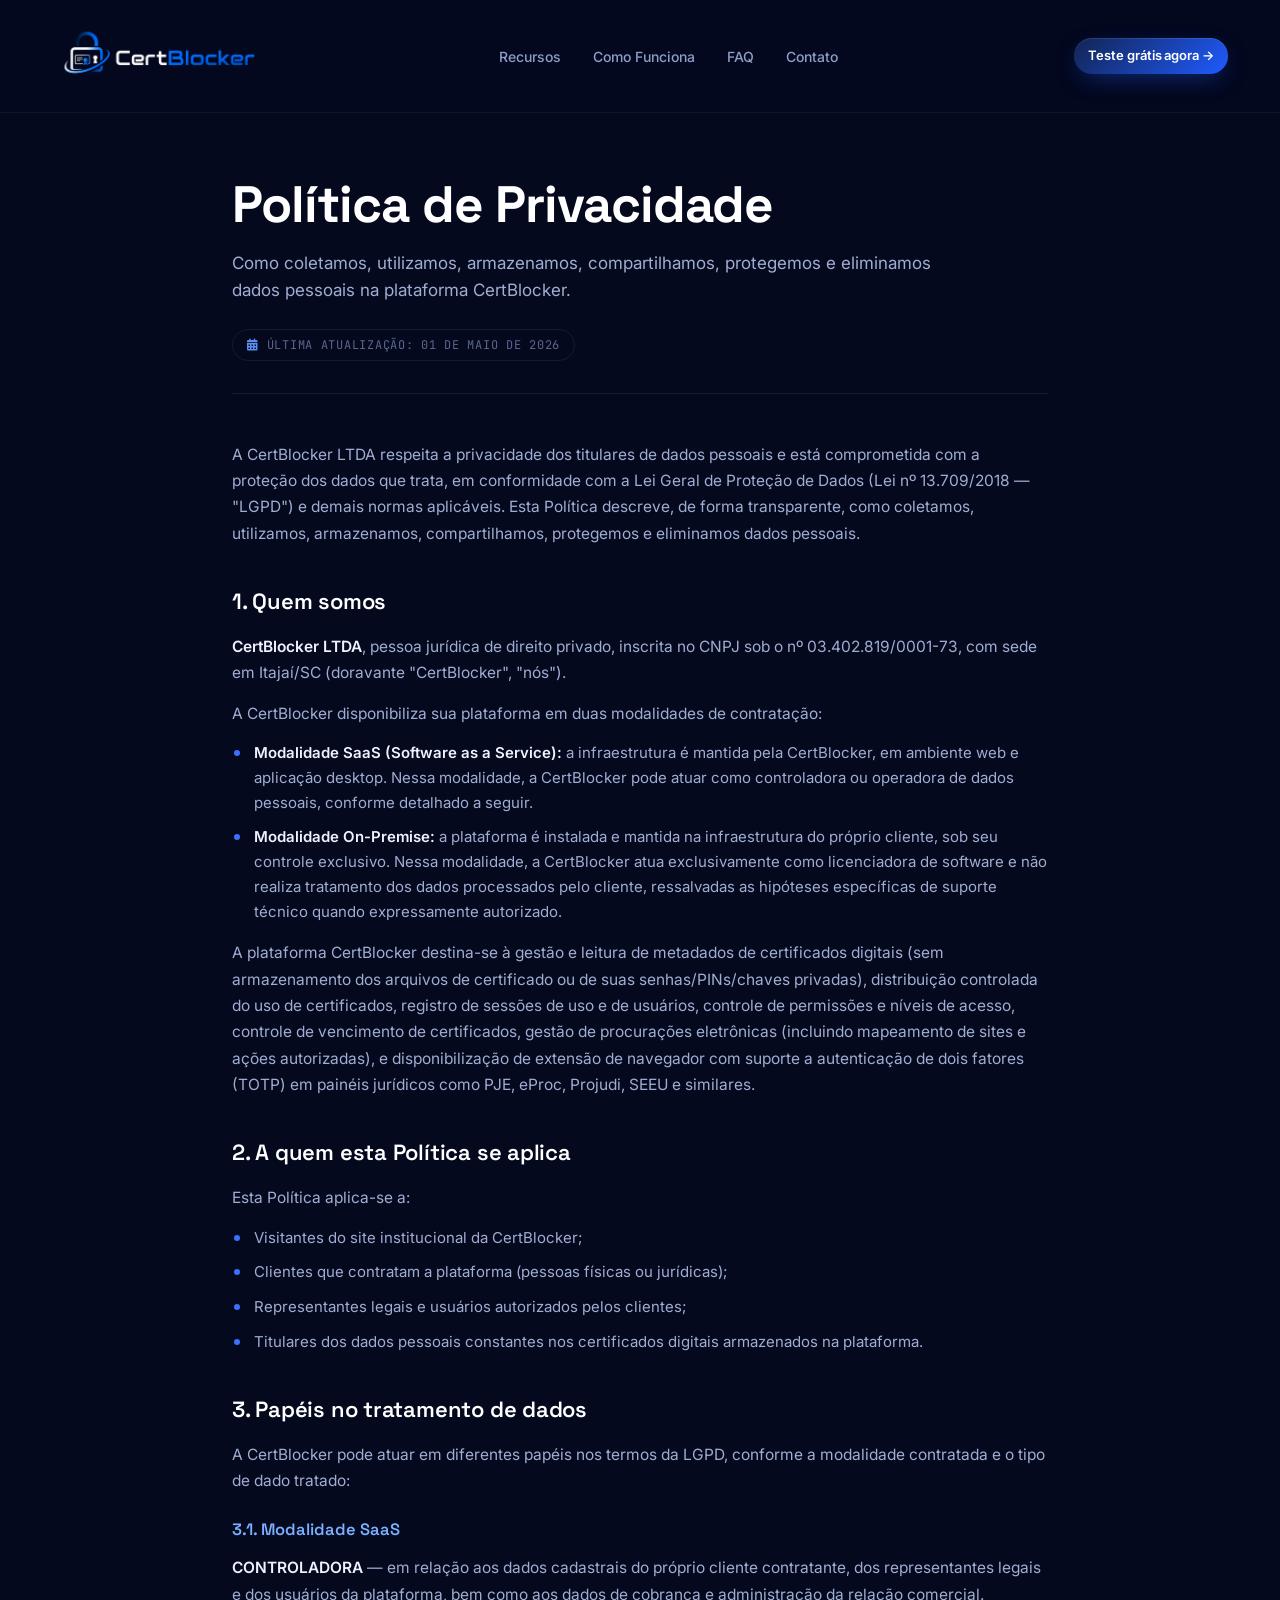
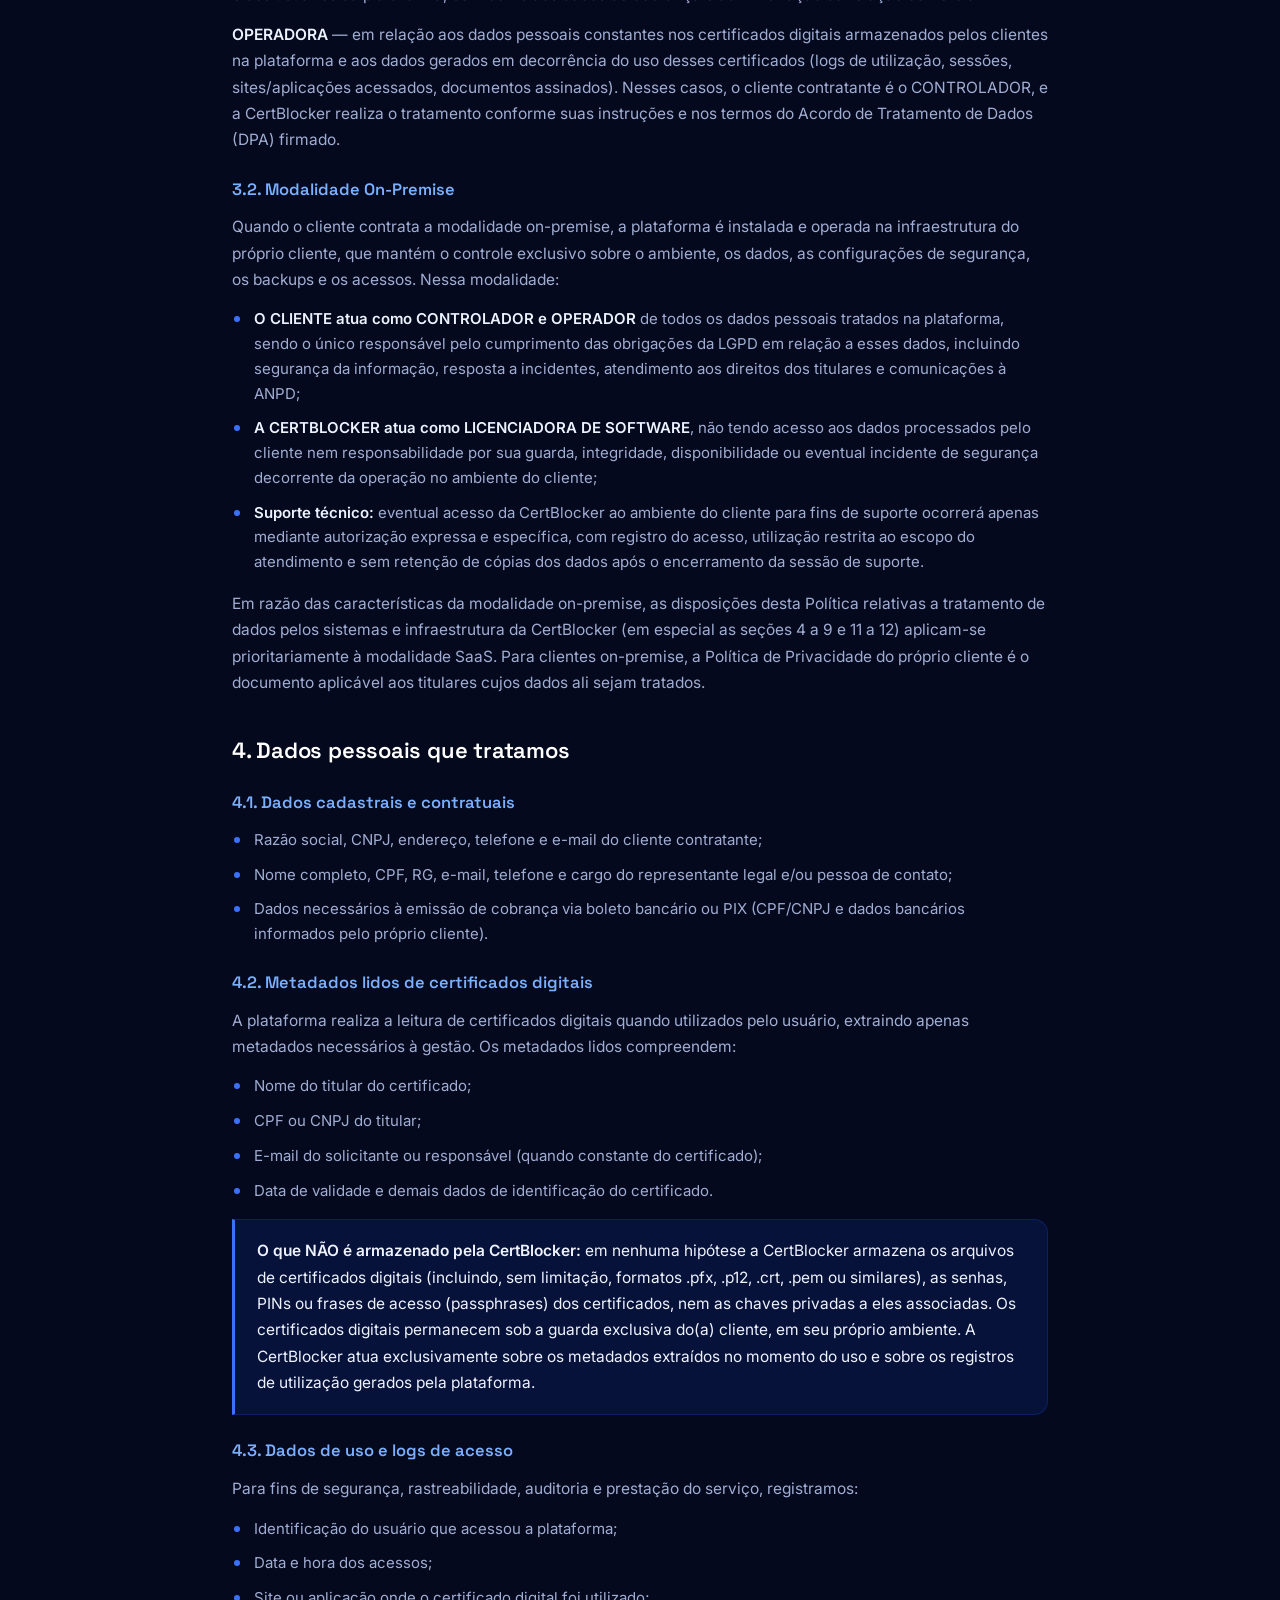
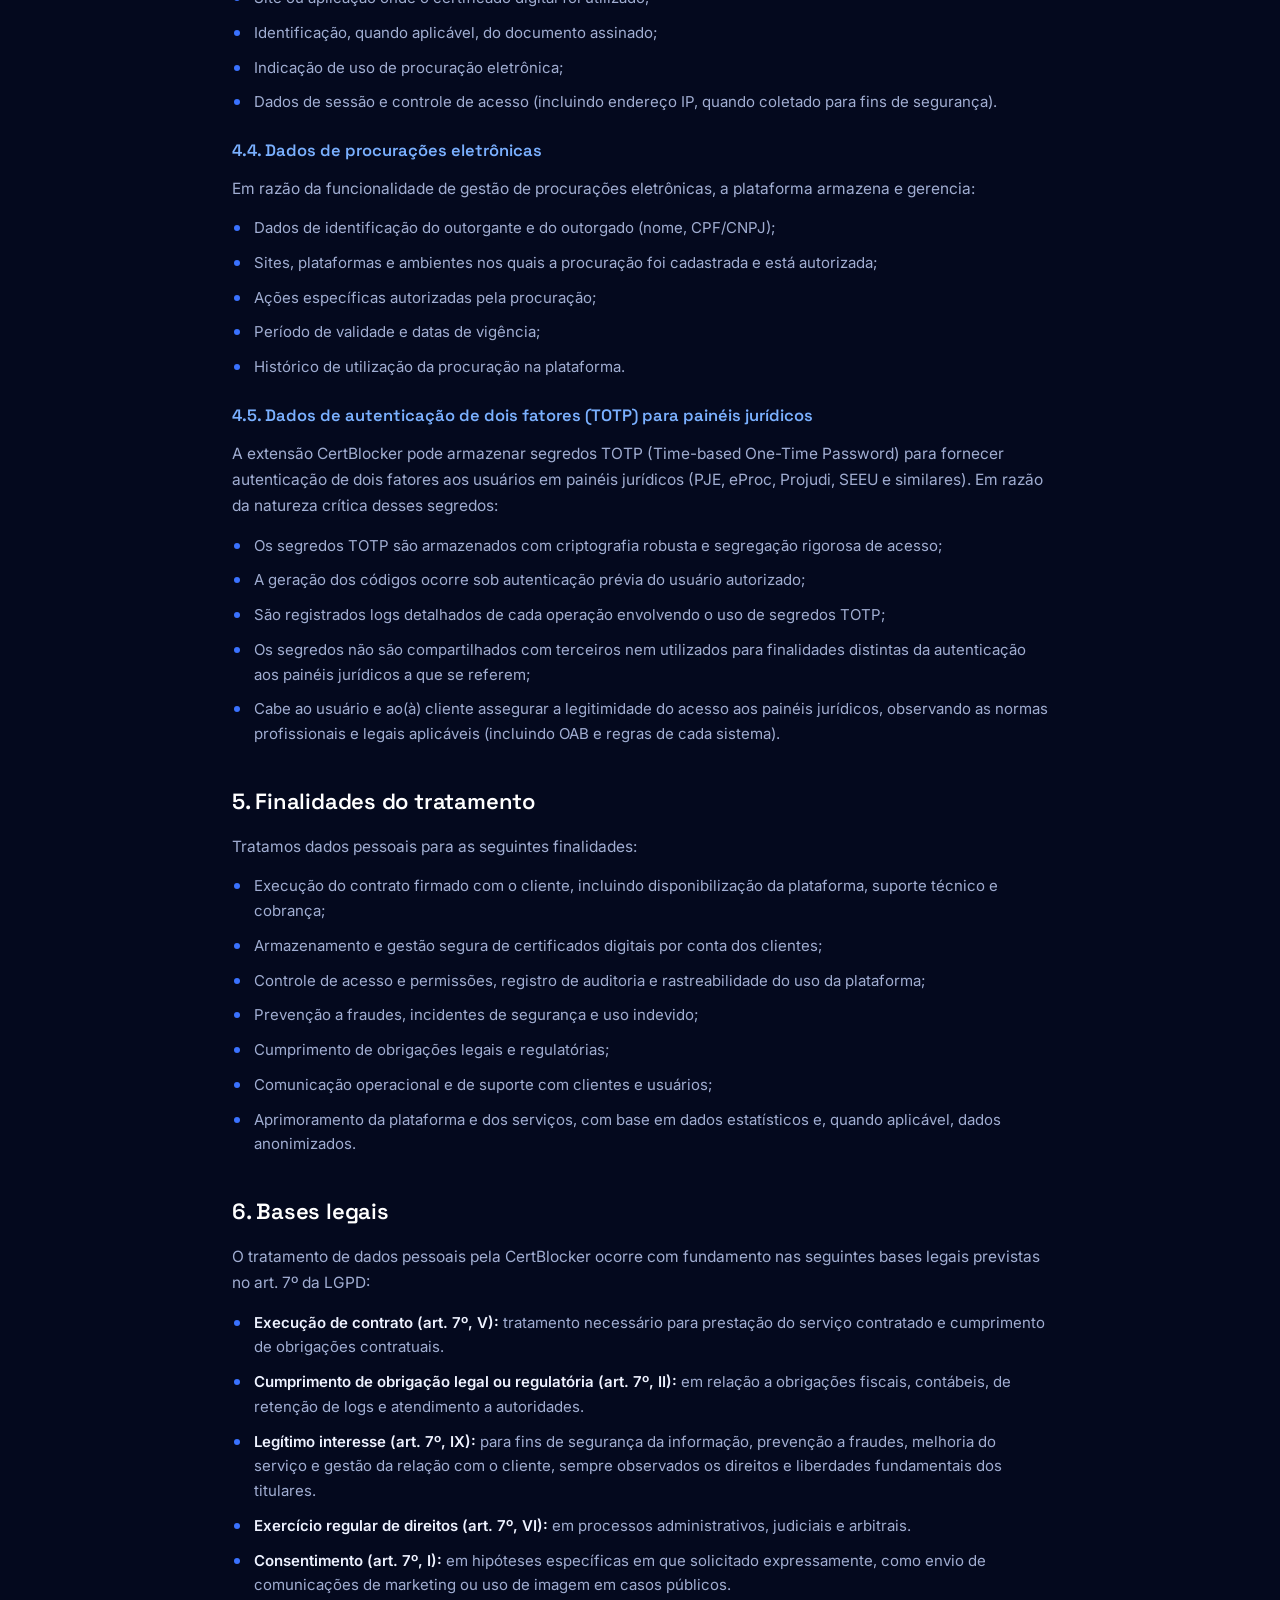
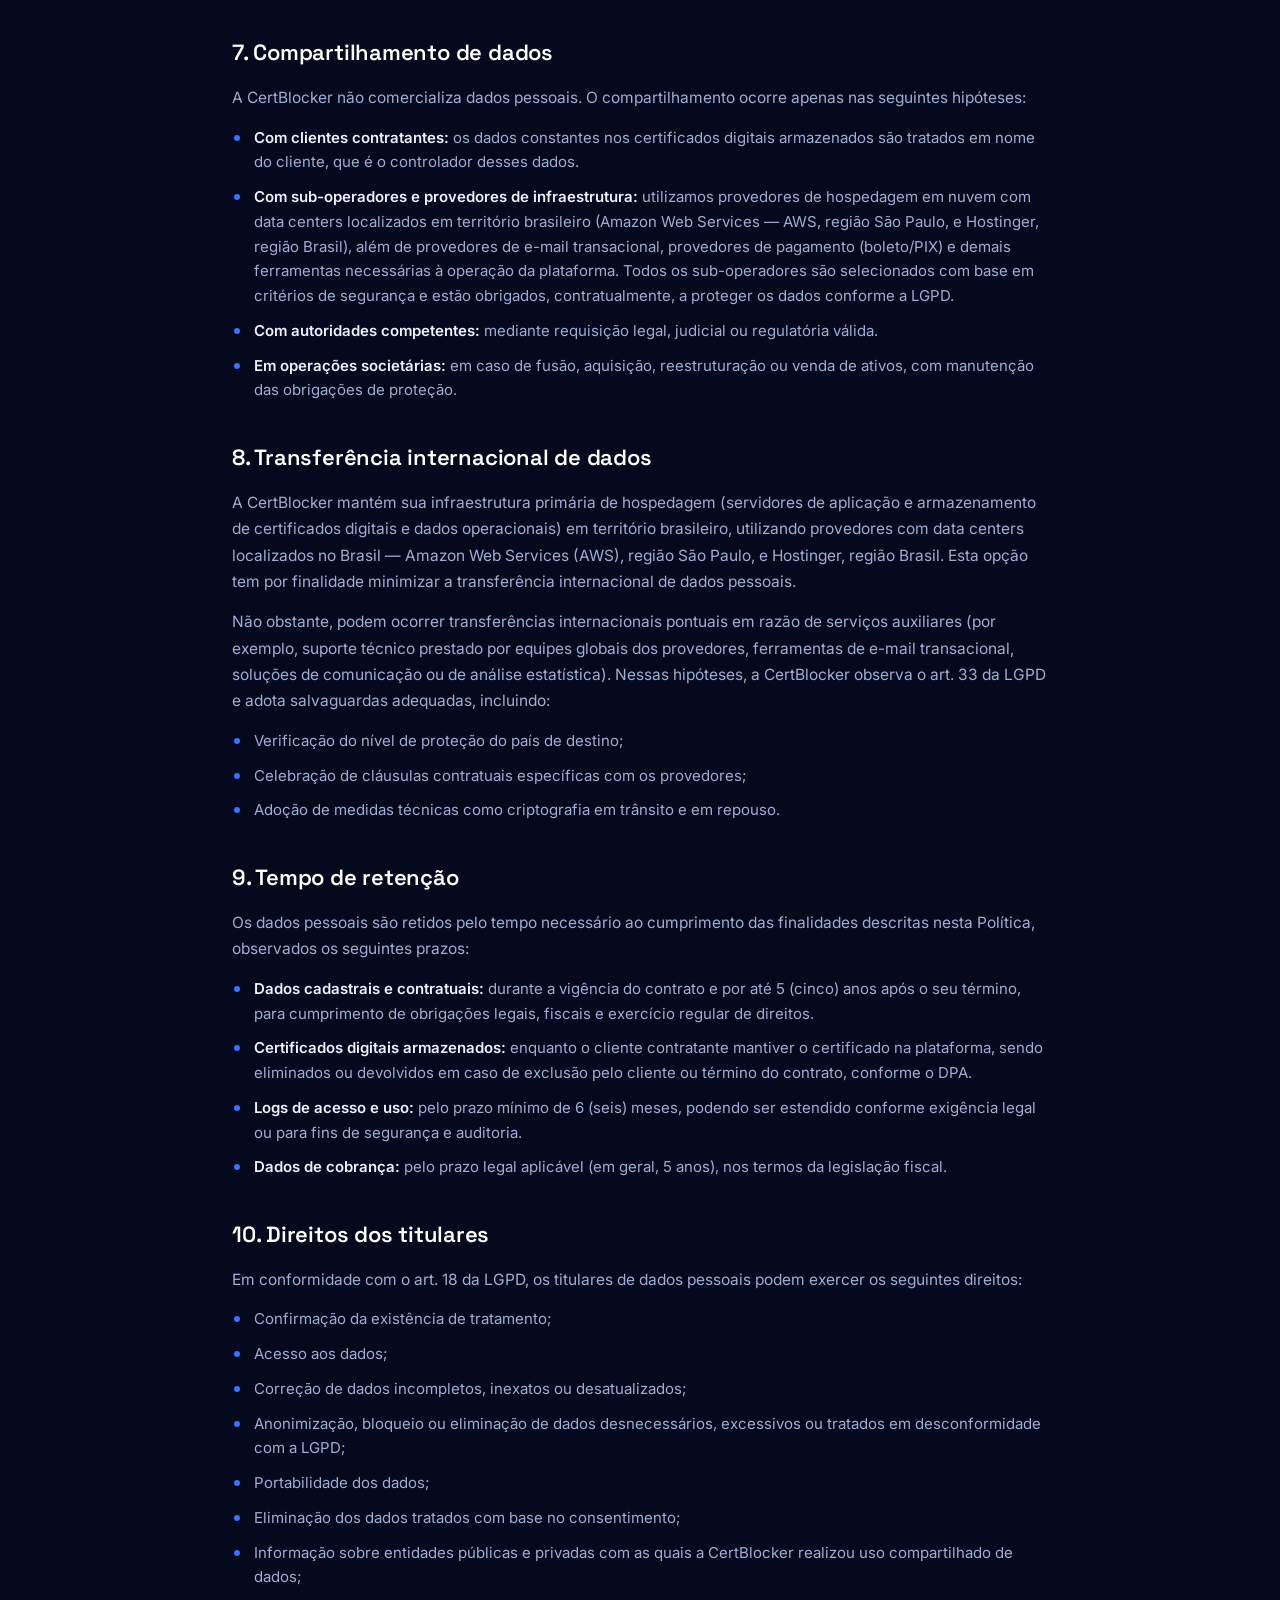
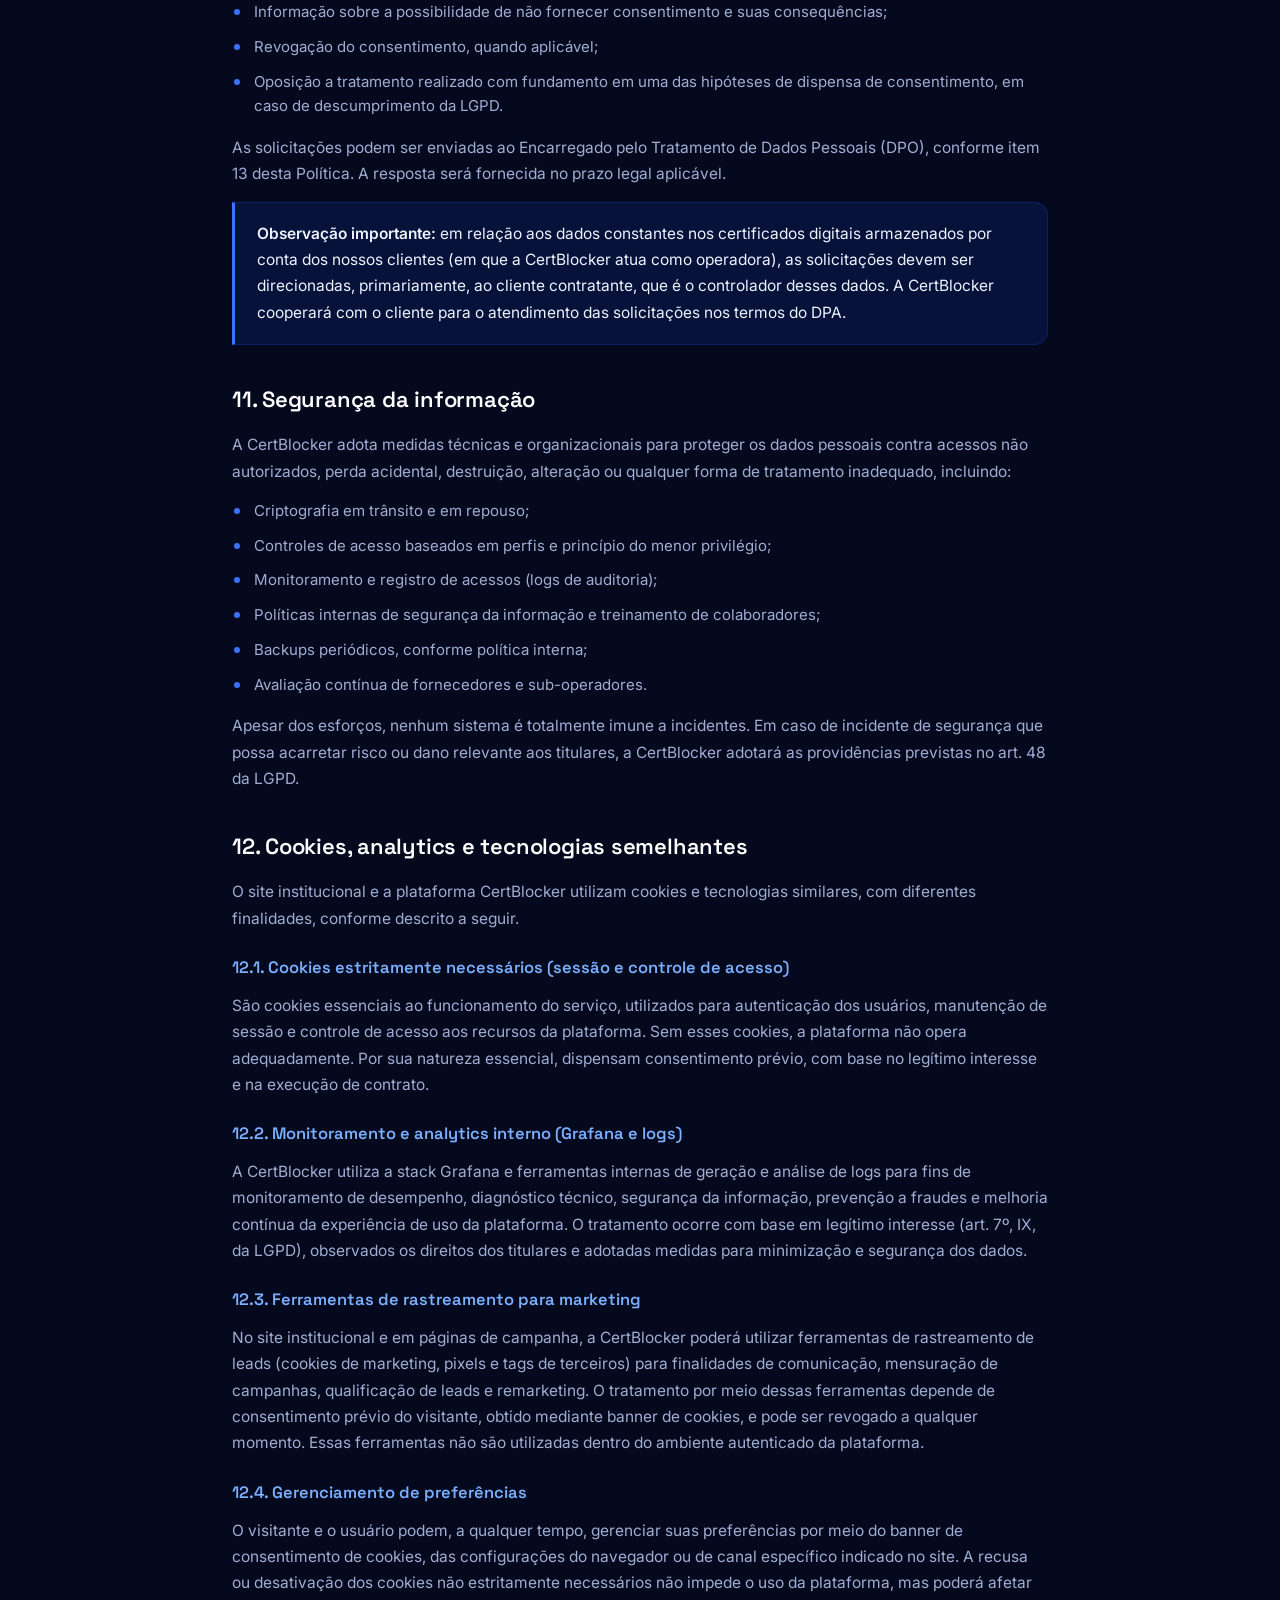
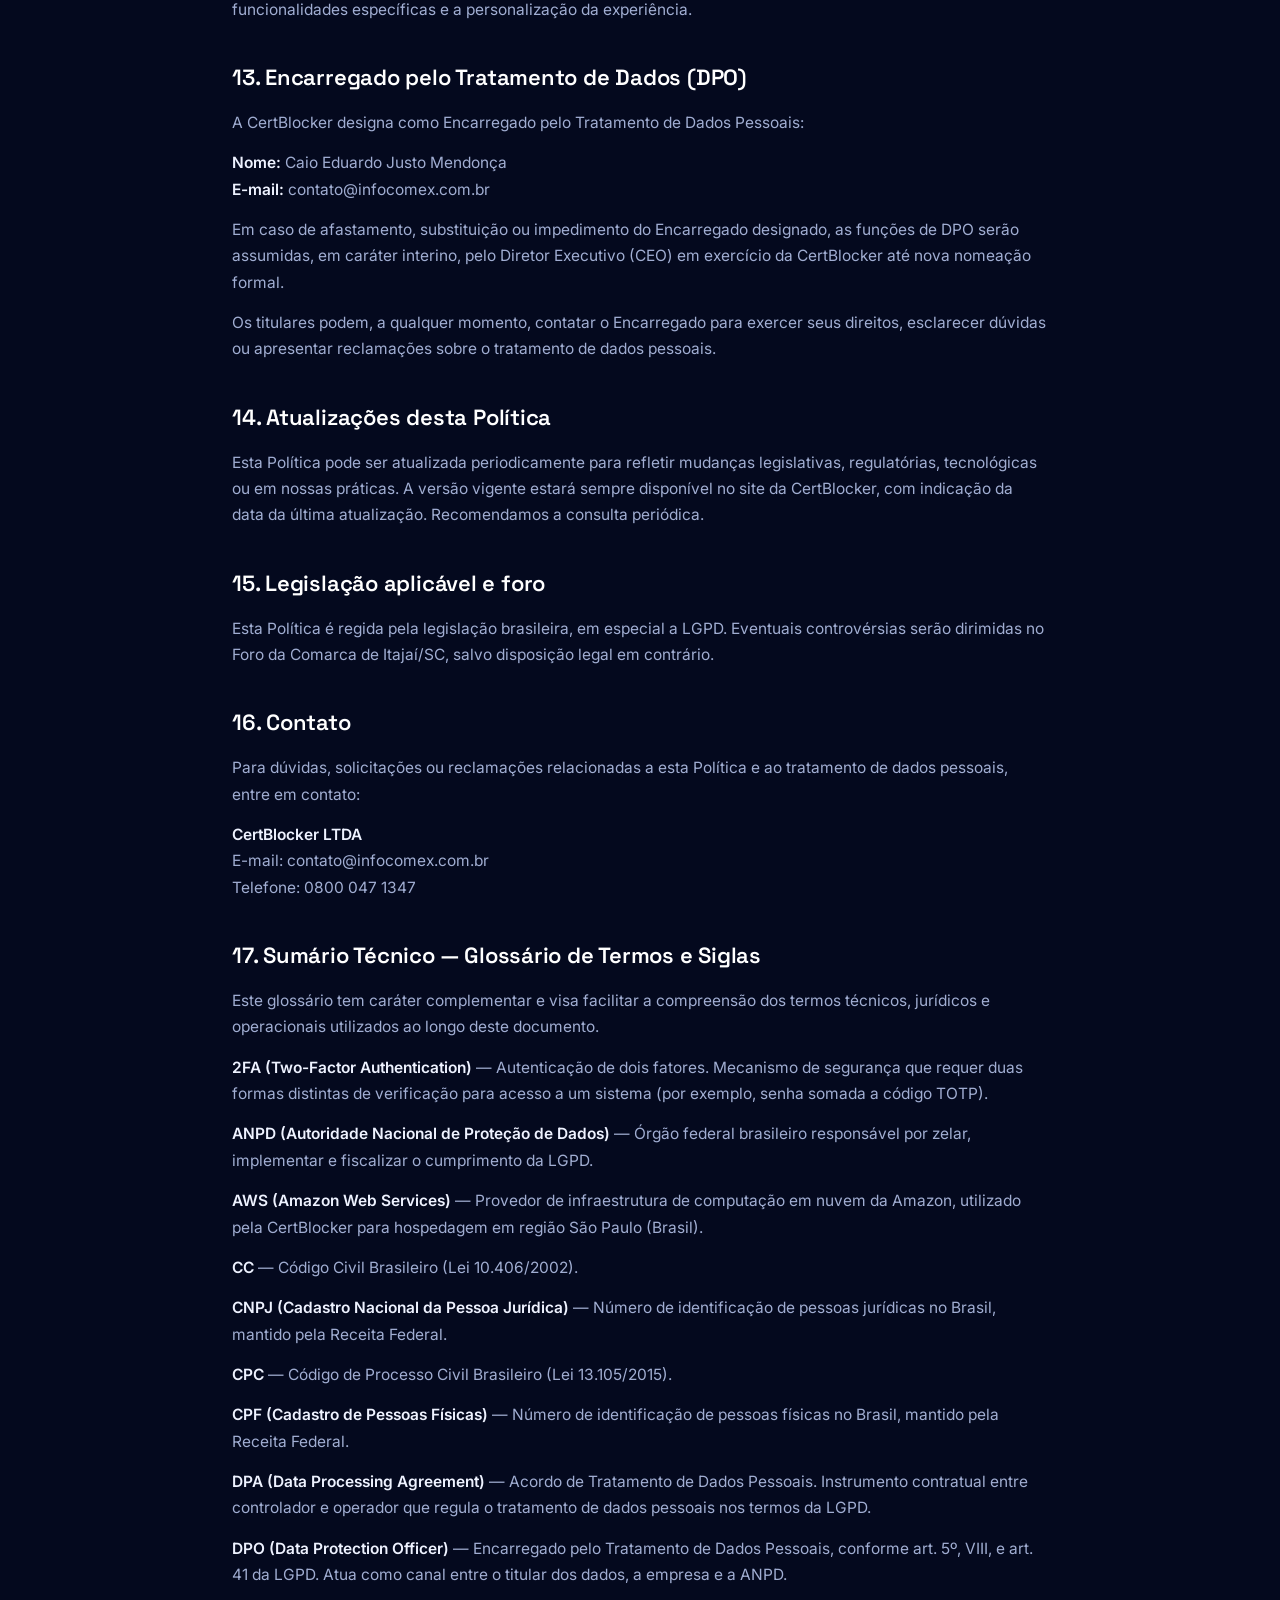
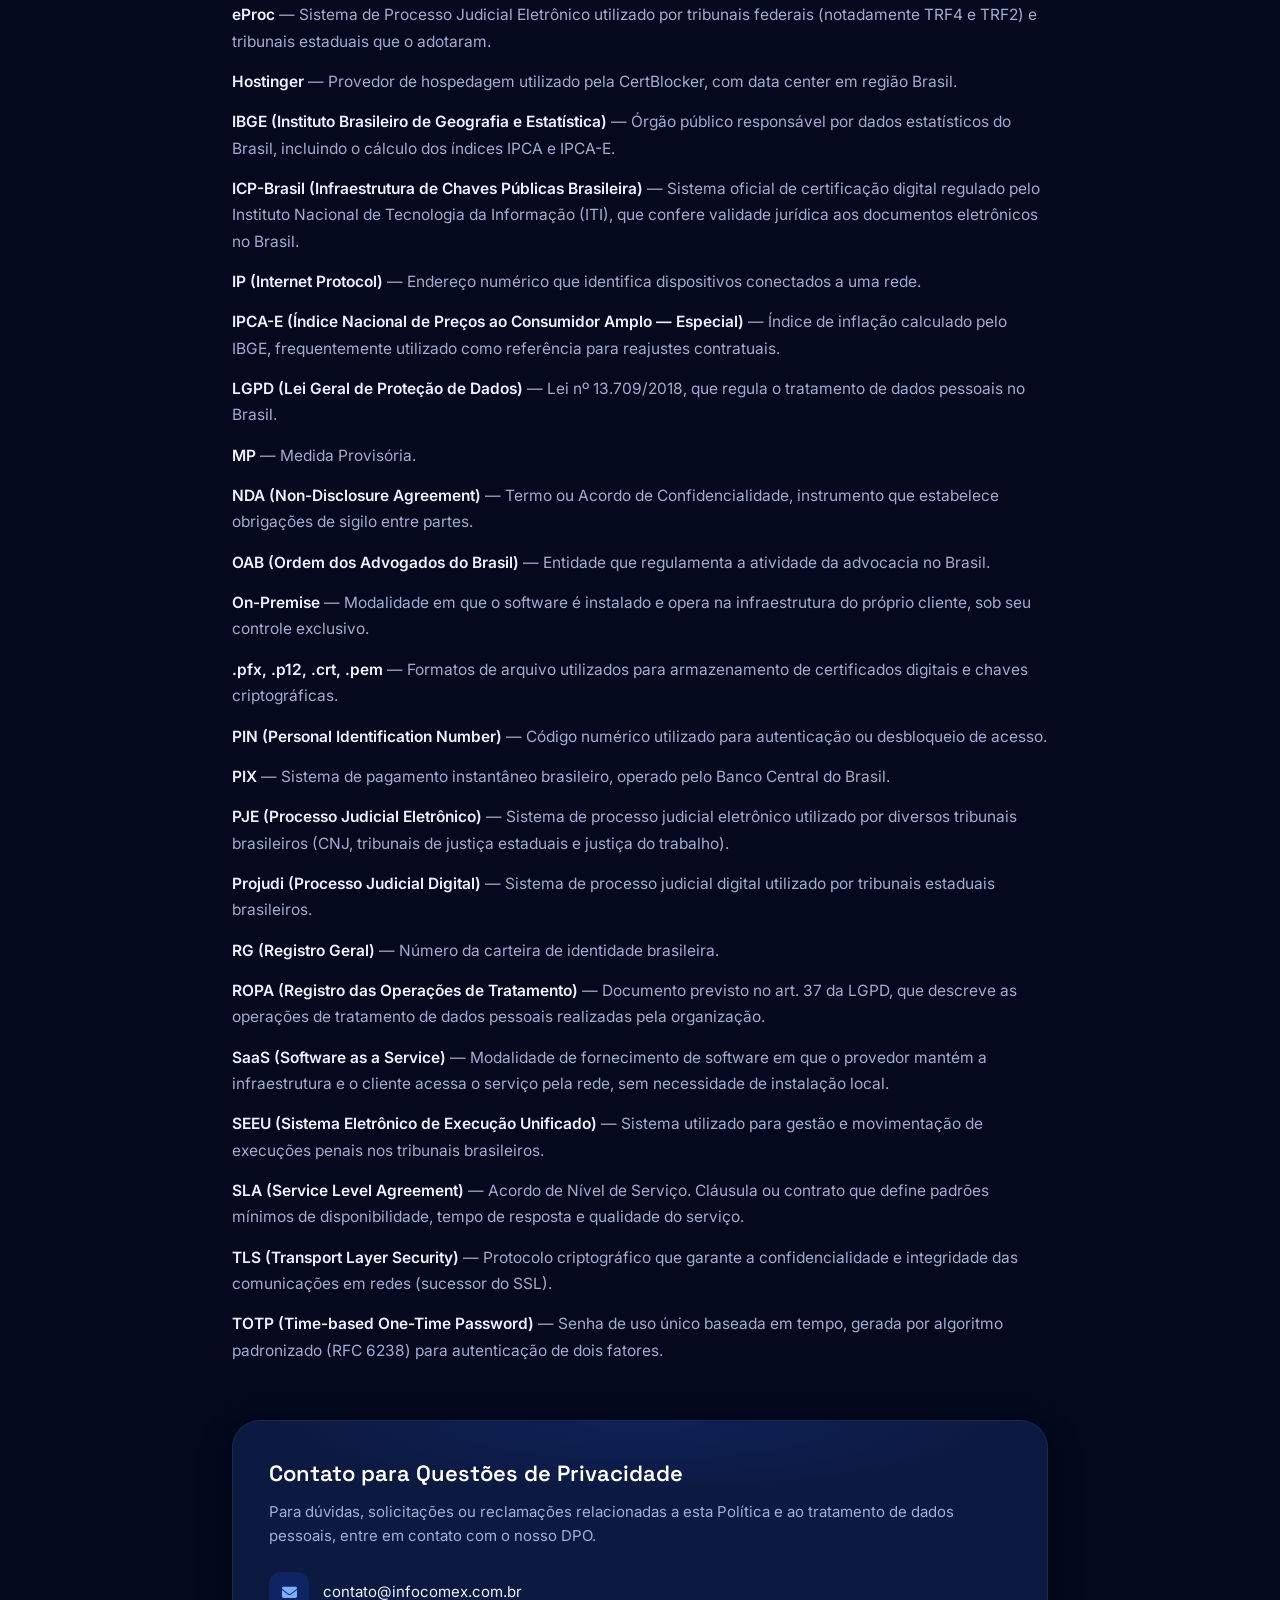
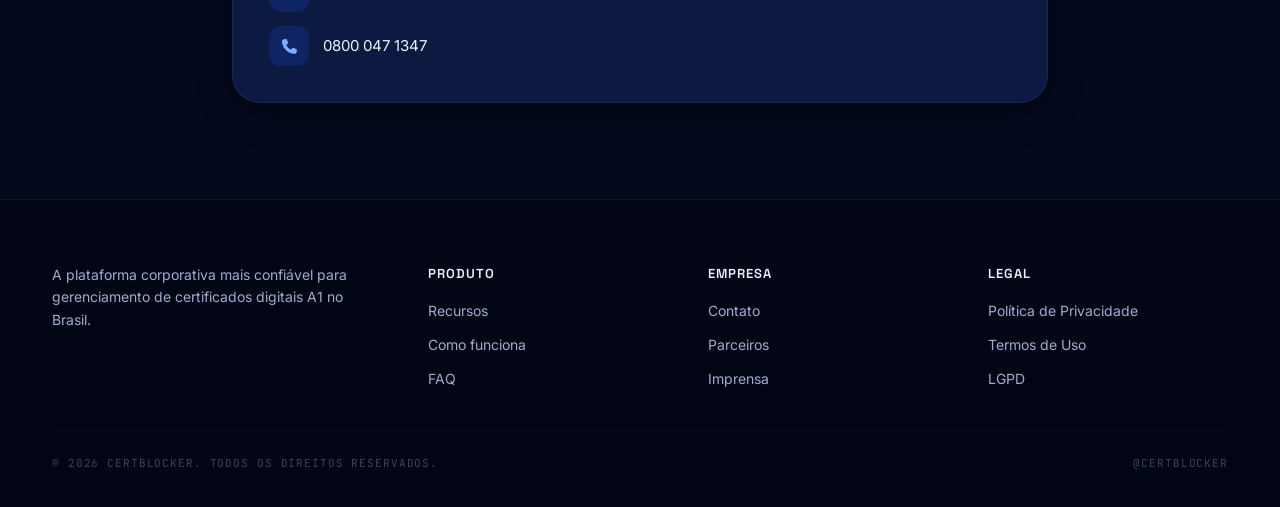
<file: politica-de-privacidade.html>
<!DOCTYPE html>
<html lang="pt-BR">
<head>
  <meta charset="UTF-8">
  <meta name="viewport" content="width=device-width, initial-scale=1.0">
  <meta name="description" content="Política de Privacidade da CertBlocker — como coletamos, usamos e protegemos seus dados na plataforma de gerenciamento de certificados digitais. Conformidade com LGPD.">
  <meta name="robots" content="index, follow">
  <link rel="canonical" href="https://certblocker.com.br/politica-de-privacidade.html">
  <title>Política de Privacidade — CertBlocker</title>

  <link rel="stylesheet" href="styles.css">
  <link rel="preconnect" href="https://fonts.googleapis.com">
  <link rel="preconnect" href="https://fonts.gstatic.com" crossorigin>
  <link href="https://fonts.googleapis.com/css2?family=Inter:wght@400;500;600;700&family=Space+Grotesk:wght@400;500;600;700&family=JetBrains+Mono:wght@400;500&display=swap" rel="stylesheet">
  <link rel="stylesheet" href="https://cdnjs.cloudflare.com/ajax/libs/font-awesome/6.4.0/css/all.min.css">
  <link rel="icon" href="assets/favicon.png" type="image/png">
</head>
<body>

<!-- NAV -->
<header class="nav">
  <div class="container nav-inner">
    <a href="index.html" class="brand" aria-label="CertBlocker">
      <img class="brand-logo" src="assets/certbloker-logo.png" alt="CertBlocker">
    </a>
    <nav class="nav-links">
      <a class="nav-link" href="index.html#recursos">Recursos</a>
      <a class="nav-link" href="index.html#como-funciona">Como Funciona</a>
      <a class="nav-link" href="index.html#faq">FAQ</a>
      <a class="nav-link" href="index.html#contato">Contato</a>
    </nav>
    <div class="nav-right">
      <div class="nav-cta">
        <a href="index.html#contato" class="btn btn-primary btn-sm">Teste grátis agora →</a>
      </div>
      <button class="nav-toggle" aria-label="Abrir menu" aria-expanded="false" aria-controls="mobile-menu">
        <i class="fas fa-bars"></i>
      </button>
    </div>
  </div>
  <div id="mobile-menu" class="mobile-menu">
    <a class="mobile-menu-link" href="index.html#recursos">Recursos</a>
    <a class="mobile-menu-link" href="index.html#como-funciona">Como Funciona</a>
    <a class="mobile-menu-link" href="index.html#faq">FAQ</a>
    <a class="mobile-menu-link" href="index.html#contato">Contato</a>
    <a class="btn btn-primary mobile-menu-cta" href="index.html#contato">Teste grátis agora →</a>
  </div>
</header>

<main>
  <section class="legal-page">
    <div class="legal-content">

      <div class="legal-header">
        <h1 class="legal-title">Política de Privacidade</h1>
        <p class="legal-subtitle">Como coletamos, utilizamos, armazenamos, compartilhamos, protegemos e eliminamos dados pessoais na plataforma CertBlocker.</p>
        <div class="legal-update"><i class="fas fa-calendar-alt"></i> Última atualização: 01 de Maio de 2026</div>
      </div>

      <div class="legal-section">
        <p>A CertBlocker LTDA respeita a privacidade dos titulares de dados pessoais e está comprometida com a proteção dos dados que trata, em conformidade com a Lei Geral de Proteção de Dados (Lei nº 13.709/2018 — "LGPD") e demais normas aplicáveis. Esta Política descreve, de forma transparente, como coletamos, utilizamos, armazenamos, compartilhamos, protegemos e eliminamos dados pessoais.</p>
      </div>

      <div class="legal-section">
        <h2>1. Quem somos</h2>
        <p><strong>CertBlocker LTDA</strong>, pessoa jurídica de direito privado, inscrita no CNPJ sob o nº 03.402.819/0001-73, com sede em Itajaí/SC (doravante "CertBlocker", "nós").</p>
        <p>A CertBlocker disponibiliza sua plataforma em duas modalidades de contratação:</p>
        <ul>
          <li><strong>Modalidade SaaS (Software as a Service):</strong> a infraestrutura é mantida pela CertBlocker, em ambiente web e aplicação desktop. Nessa modalidade, a CertBlocker pode atuar como controladora ou operadora de dados pessoais, conforme detalhado a seguir.</li>
          <li><strong>Modalidade On-Premise:</strong> a plataforma é instalada e mantida na infraestrutura do próprio cliente, sob seu controle exclusivo. Nessa modalidade, a CertBlocker atua exclusivamente como licenciadora de software e não realiza tratamento dos dados processados pelo cliente, ressalvadas as hipóteses específicas de suporte técnico quando expressamente autorizado.</li>
        </ul>
        <p>A plataforma CertBlocker destina-se à gestão e leitura de metadados de certificados digitais (sem armazenamento dos arquivos de certificado ou de suas senhas/PINs/chaves privadas), distribuição controlada do uso de certificados, registro de sessões de uso e de usuários, controle de permissões e níveis de acesso, controle de vencimento de certificados, gestão de procurações eletrônicas (incluindo mapeamento de sites e ações autorizadas), e disponibilização de extensão de navegador com suporte a autenticação de dois fatores (TOTP) em painéis jurídicos como PJE, eProc, Projudi, SEEU e similares.</p>
      </div>

      <div class="legal-section">
        <h2>2. A quem esta Política se aplica</h2>
        <p>Esta Política aplica-se a:</p>
        <ul>
          <li>Visitantes do site institucional da CertBlocker;</li>
          <li>Clientes que contratam a plataforma (pessoas físicas ou jurídicas);</li>
          <li>Representantes legais e usuários autorizados pelos clientes;</li>
          <li>Titulares dos dados pessoais constantes nos certificados digitais armazenados na plataforma.</li>
        </ul>
      </div>

      <div class="legal-section">
        <h2>3. Papéis no tratamento de dados</h2>
        <p>A CertBlocker pode atuar em diferentes papéis nos termos da LGPD, conforme a modalidade contratada e o tipo de dado tratado:</p>
        <h3>3.1. Modalidade SaaS</h3>
        <p><strong>CONTROLADORA</strong> — em relação aos dados cadastrais do próprio cliente contratante, dos representantes legais e dos usuários da plataforma, bem como aos dados de cobrança e administração da relação comercial.</p>
        <p><strong>OPERADORA</strong> — em relação aos dados pessoais constantes nos certificados digitais armazenados pelos clientes na plataforma e aos dados gerados em decorrência do uso desses certificados (logs de utilização, sessões, sites/aplicações acessados, documentos assinados). Nesses casos, o cliente contratante é o CONTROLADOR, e a CertBlocker realiza o tratamento conforme suas instruções e nos termos do Acordo de Tratamento de Dados (DPA) firmado.</p>
        <h3>3.2. Modalidade On-Premise</h3>
        <p>Quando o cliente contrata a modalidade on-premise, a plataforma é instalada e operada na infraestrutura do próprio cliente, que mantém o controle exclusivo sobre o ambiente, os dados, as configurações de segurança, os backups e os acessos. Nessa modalidade:</p>
        <ul>
          <li><strong>O CLIENTE atua como CONTROLADOR e OPERADOR</strong> de todos os dados pessoais tratados na plataforma, sendo o único responsável pelo cumprimento das obrigações da LGPD em relação a esses dados, incluindo segurança da informação, resposta a incidentes, atendimento aos direitos dos titulares e comunicações à ANPD;</li>
          <li><strong>A CERTBLOCKER atua como LICENCIADORA DE SOFTWARE</strong>, não tendo acesso aos dados processados pelo cliente nem responsabilidade por sua guarda, integridade, disponibilidade ou eventual incidente de segurança decorrente da operação no ambiente do cliente;</li>
          <li><strong>Suporte técnico:</strong> eventual acesso da CertBlocker ao ambiente do cliente para fins de suporte ocorrerá apenas mediante autorização expressa e específica, com registro do acesso, utilização restrita ao escopo do atendimento e sem retenção de cópias dos dados após o encerramento da sessão de suporte.</li>
        </ul>
        <p>Em razão das características da modalidade on-premise, as disposições desta Política relativas a tratamento de dados pelos sistemas e infraestrutura da CertBlocker (em especial as seções 4 a 9 e 11 a 12) aplicam-se prioritariamente à modalidade SaaS. Para clientes on-premise, a Política de Privacidade do próprio cliente é o documento aplicável aos titulares cujos dados ali sejam tratados.</p>
      </div>

      <div class="legal-section">
        <h2>4. Dados pessoais que tratamos</h2>
        <h3>4.1. Dados cadastrais e contratuais</h3>
        <ul>
          <li>Razão social, CNPJ, endereço, telefone e e-mail do cliente contratante;</li>
          <li>Nome completo, CPF, RG, e-mail, telefone e cargo do representante legal e/ou pessoa de contato;</li>
          <li>Dados necessários à emissão de cobrança via boleto bancário ou PIX (CPF/CNPJ e dados bancários informados pelo próprio cliente).</li>
        </ul>
        <h3>4.2. Metadados lidos de certificados digitais</h3>
        <p>A plataforma realiza a leitura de certificados digitais quando utilizados pelo usuário, extraindo apenas metadados necessários à gestão. Os metadados lidos compreendem:</p>
        <ul>
          <li>Nome do titular do certificado;</li>
          <li>CPF ou CNPJ do titular;</li>
          <li>E-mail do solicitante ou responsável (quando constante do certificado);</li>
          <li>Data de validade e demais dados de identificação do certificado.</li>
        </ul>
        <div class="legal-highlight"><p><strong>O que NÃO é armazenado pela CertBlocker:</strong> em nenhuma hipótese a CertBlocker armazena os arquivos de certificados digitais (incluindo, sem limitação, formatos .pfx, .p12, .crt, .pem ou similares), as senhas, PINs ou frases de acesso (passphrases) dos certificados, nem as chaves privadas a eles associadas. Os certificados digitais permanecem sob a guarda exclusiva do(a) cliente, em seu próprio ambiente. A CertBlocker atua exclusivamente sobre os metadados extraídos no momento do uso e sobre os registros de utilização gerados pela plataforma.</p></div>
        <h3>4.3. Dados de uso e logs de acesso</h3>
        <p>Para fins de segurança, rastreabilidade, auditoria e prestação do serviço, registramos:</p>
        <ul>
          <li>Identificação do usuário que acessou a plataforma;</li>
          <li>Data e hora dos acessos;</li>
          <li>Site ou aplicação onde o certificado digital foi utilizado;</li>
          <li>Identificação, quando aplicável, do documento assinado;</li>
          <li>Indicação de uso de procuração eletrônica;</li>
          <li>Dados de sessão e controle de acesso (incluindo endereço IP, quando coletado para fins de segurança).</li>
        </ul>
        <h3>4.4. Dados de procurações eletrônicas</h3>
        <p>Em razão da funcionalidade de gestão de procurações eletrônicas, a plataforma armazena e gerencia:</p>
        <ul>
          <li>Dados de identificação do outorgante e do outorgado (nome, CPF/CNPJ);</li>
          <li>Sites, plataformas e ambientes nos quais a procuração foi cadastrada e está autorizada;</li>
          <li>Ações específicas autorizadas pela procuração;</li>
          <li>Período de validade e datas de vigência;</li>
          <li>Histórico de utilização da procuração na plataforma.</li>
        </ul>
        <h3>4.5. Dados de autenticação de dois fatores (TOTP) para painéis jurídicos</h3>
        <p>A extensão CertBlocker pode armazenar segredos TOTP (Time-based One-Time Password) para fornecer autenticação de dois fatores aos usuários em painéis jurídicos (PJE, eProc, Projudi, SEEU e similares). Em razão da natureza crítica desses segredos:</p>
        <ul>
          <li>Os segredos TOTP são armazenados com criptografia robusta e segregação rigorosa de acesso;</li>
          <li>A geração dos códigos ocorre sob autenticação prévia do usuário autorizado;</li>
          <li>São registrados logs detalhados de cada operação envolvendo o uso de segredos TOTP;</li>
          <li>Os segredos não são compartilhados com terceiros nem utilizados para finalidades distintas da autenticação aos painéis jurídicos a que se referem;</li>
          <li>Cabe ao usuário e ao(à) cliente assegurar a legitimidade do acesso aos painéis jurídicos, observando as normas profissionais e legais aplicáveis (incluindo OAB e regras de cada sistema).</li>
        </ul>
      </div>

      <div class="legal-section">
        <h2>5. Finalidades do tratamento</h2>
        <p>Tratamos dados pessoais para as seguintes finalidades:</p>
        <ul>
          <li>Execução do contrato firmado com o cliente, incluindo disponibilização da plataforma, suporte técnico e cobrança;</li>
          <li>Armazenamento e gestão segura de certificados digitais por conta dos clientes;</li>
          <li>Controle de acesso e permissões, registro de auditoria e rastreabilidade do uso da plataforma;</li>
          <li>Prevenção a fraudes, incidentes de segurança e uso indevido;</li>
          <li>Cumprimento de obrigações legais e regulatórias;</li>
          <li>Comunicação operacional e de suporte com clientes e usuários;</li>
          <li>Aprimoramento da plataforma e dos serviços, com base em dados estatísticos e, quando aplicável, dados anonimizados.</li>
        </ul>
      </div>

      <div class="legal-section">
        <h2>6. Bases legais</h2>
        <p>O tratamento de dados pessoais pela CertBlocker ocorre com fundamento nas seguintes bases legais previstas no art. 7º da LGPD:</p>
        <ul>
          <li><strong>Execução de contrato (art. 7º, V):</strong> tratamento necessário para prestação do serviço contratado e cumprimento de obrigações contratuais.</li>
          <li><strong>Cumprimento de obrigação legal ou regulatória (art. 7º, II):</strong> em relação a obrigações fiscais, contábeis, de retenção de logs e atendimento a autoridades.</li>
          <li><strong>Legítimo interesse (art. 7º, IX):</strong> para fins de segurança da informação, prevenção a fraudes, melhoria do serviço e gestão da relação com o cliente, sempre observados os direitos e liberdades fundamentais dos titulares.</li>
          <li><strong>Exercício regular de direitos (art. 7º, VI):</strong> em processos administrativos, judiciais e arbitrais.</li>
          <li><strong>Consentimento (art. 7º, I):</strong> em hipóteses específicas em que solicitado expressamente, como envio de comunicações de marketing ou uso de imagem em casos públicos.</li>
        </ul>
      </div>

      <div class="legal-section">
        <h2>7. Compartilhamento de dados</h2>
        <p>A CertBlocker não comercializa dados pessoais. O compartilhamento ocorre apenas nas seguintes hipóteses:</p>
        <ul>
          <li><strong>Com clientes contratantes:</strong> os dados constantes nos certificados digitais armazenados são tratados em nome do cliente, que é o controlador desses dados.</li>
          <li><strong>Com sub-operadores e provedores de infraestrutura:</strong> utilizamos provedores de hospedagem em nuvem com data centers localizados em território brasileiro (Amazon Web Services — AWS, região São Paulo, e Hostinger, região Brasil), além de provedores de e-mail transacional, provedores de pagamento (boleto/PIX) e demais ferramentas necessárias à operação da plataforma. Todos os sub-operadores são selecionados com base em critérios de segurança e estão obrigados, contratualmente, a proteger os dados conforme a LGPD.</li>
          <li><strong>Com autoridades competentes:</strong> mediante requisição legal, judicial ou regulatória válida.</li>
          <li><strong>Em operações societárias:</strong> em caso de fusão, aquisição, reestruturação ou venda de ativos, com manutenção das obrigações de proteção.</li>
        </ul>
      </div>

      <div class="legal-section">
        <h2>8. Transferência internacional de dados</h2>
        <p>A CertBlocker mantém sua infraestrutura primária de hospedagem (servidores de aplicação e armazenamento de certificados digitais e dados operacionais) em território brasileiro, utilizando provedores com data centers localizados no Brasil — Amazon Web Services (AWS), região São Paulo, e Hostinger, região Brasil. Esta opção tem por finalidade minimizar a transferência internacional de dados pessoais.</p>
        <p>Não obstante, podem ocorrer transferências internacionais pontuais em razão de serviços auxiliares (por exemplo, suporte técnico prestado por equipes globais dos provedores, ferramentas de e-mail transacional, soluções de comunicação ou de análise estatística). Nessas hipóteses, a CertBlocker observa o art. 33 da LGPD e adota salvaguardas adequadas, incluindo:</p>
        <ul>
          <li>Verificação do nível de proteção do país de destino;</li>
          <li>Celebração de cláusulas contratuais específicas com os provedores;</li>
          <li>Adoção de medidas técnicas como criptografia em trânsito e em repouso.</li>
        </ul>
      </div>

      <div class="legal-section">
        <h2>9. Tempo de retenção</h2>
        <p>Os dados pessoais são retidos pelo tempo necessário ao cumprimento das finalidades descritas nesta Política, observados os seguintes prazos:</p>
        <ul>
          <li><strong>Dados cadastrais e contratuais:</strong> durante a vigência do contrato e por até 5 (cinco) anos após o seu término, para cumprimento de obrigações legais, fiscais e exercício regular de direitos.</li>
          <li><strong>Certificados digitais armazenados:</strong> enquanto o cliente contratante mantiver o certificado na plataforma, sendo eliminados ou devolvidos em caso de exclusão pelo cliente ou término do contrato, conforme o DPA.</li>
          <li><strong>Logs de acesso e uso:</strong> pelo prazo mínimo de 6 (seis) meses, podendo ser estendido conforme exigência legal ou para fins de segurança e auditoria.</li>
          <li><strong>Dados de cobrança:</strong> pelo prazo legal aplicável (em geral, 5 anos), nos termos da legislação fiscal.</li>
        </ul>
      </div>

      <div class="legal-section">
        <h2>10. Direitos dos titulares</h2>
        <p>Em conformidade com o art. 18 da LGPD, os titulares de dados pessoais podem exercer os seguintes direitos:</p>
        <ul>
          <li>Confirmação da existência de tratamento;</li>
          <li>Acesso aos dados;</li>
          <li>Correção de dados incompletos, inexatos ou desatualizados;</li>
          <li>Anonimização, bloqueio ou eliminação de dados desnecessários, excessivos ou tratados em desconformidade com a LGPD;</li>
          <li>Portabilidade dos dados;</li>
          <li>Eliminação dos dados tratados com base no consentimento;</li>
          <li>Informação sobre entidades públicas e privadas com as quais a CertBlocker realizou uso compartilhado de dados;</li>
          <li>Informação sobre a possibilidade de não fornecer consentimento e suas consequências;</li>
          <li>Revogação do consentimento, quando aplicável;</li>
          <li>Oposição a tratamento realizado com fundamento em uma das hipóteses de dispensa de consentimento, em caso de descumprimento da LGPD.</li>
        </ul>
        <p>As solicitações podem ser enviadas ao Encarregado pelo Tratamento de Dados Pessoais (DPO), conforme item 13 desta Política. A resposta será fornecida no prazo legal aplicável.</p>
        <div class="legal-highlight"><p><strong>Observação importante:</strong> em relação aos dados constantes nos certificados digitais armazenados por conta dos nossos clientes (em que a CertBlocker atua como operadora), as solicitações devem ser direcionadas, primariamente, ao cliente contratante, que é o controlador desses dados. A CertBlocker cooperará com o cliente para o atendimento das solicitações nos termos do DPA.</p></div>
      </div>

      <div class="legal-section">
        <h2>11. Segurança da informação</h2>
        <p>A CertBlocker adota medidas técnicas e organizacionais para proteger os dados pessoais contra acessos não autorizados, perda acidental, destruição, alteração ou qualquer forma de tratamento inadequado, incluindo:</p>
        <ul>
          <li>Criptografia em trânsito e em repouso;</li>
          <li>Controles de acesso baseados em perfis e princípio do menor privilégio;</li>
          <li>Monitoramento e registro de acessos (logs de auditoria);</li>
          <li>Políticas internas de segurança da informação e treinamento de colaboradores;</li>
          <li>Backups periódicos, conforme política interna;</li>
          <li>Avaliação contínua de fornecedores e sub-operadores.</li>
        </ul>
        <p>Apesar dos esforços, nenhum sistema é totalmente imune a incidentes. Em caso de incidente de segurança que possa acarretar risco ou dano relevante aos titulares, a CertBlocker adotará as providências previstas no art. 48 da LGPD.</p>
      </div>

      <div class="legal-section">
        <h2>12. Cookies, analytics e tecnologias semelhantes</h2>
        <p>O site institucional e a plataforma CertBlocker utilizam cookies e tecnologias similares, com diferentes finalidades, conforme descrito a seguir.</p>
        <h3>12.1. Cookies estritamente necessários (sessão e controle de acesso)</h3>
        <p>São cookies essenciais ao funcionamento do serviço, utilizados para autenticação dos usuários, manutenção de sessão e controle de acesso aos recursos da plataforma. Sem esses cookies, a plataforma não opera adequadamente. Por sua natureza essencial, dispensam consentimento prévio, com base no legítimo interesse e na execução de contrato.</p>
        <h3>12.2. Monitoramento e analytics interno (Grafana e logs)</h3>
        <p>A CertBlocker utiliza a stack Grafana e ferramentas internas de geração e análise de logs para fins de monitoramento de desempenho, diagnóstico técnico, segurança da informação, prevenção a fraudes e melhoria contínua da experiência de uso da plataforma. O tratamento ocorre com base em legítimo interesse (art. 7º, IX, da LGPD), observados os direitos dos titulares e adotadas medidas para minimização e segurança dos dados.</p>
        <h3>12.3. Ferramentas de rastreamento para marketing</h3>
        <p>No site institucional e em páginas de campanha, a CertBlocker poderá utilizar ferramentas de rastreamento de leads (cookies de marketing, pixels e tags de terceiros) para finalidades de comunicação, mensuração de campanhas, qualificação de leads e remarketing. O tratamento por meio dessas ferramentas depende de consentimento prévio do visitante, obtido mediante banner de cookies, e pode ser revogado a qualquer momento. Essas ferramentas não são utilizadas dentro do ambiente autenticado da plataforma.</p>
        <h3>12.4. Gerenciamento de preferências</h3>
        <p>O visitante e o usuário podem, a qualquer tempo, gerenciar suas preferências por meio do banner de consentimento de cookies, das configurações do navegador ou de canal específico indicado no site. A recusa ou desativação dos cookies não estritamente necessários não impede o uso da plataforma, mas poderá afetar funcionalidades específicas e a personalização da experiência.</p>
      </div>

      <div class="legal-section">
        <h2>13. Encarregado pelo Tratamento de Dados (DPO)</h2>
        <p>A CertBlocker designa como Encarregado pelo Tratamento de Dados Pessoais:</p>
        <p><strong>Nome:</strong> Caio Eduardo Justo Mendonça<br>
        <strong>E-mail:</strong> contato@infocomex.com.br</p>
        <p>Em caso de afastamento, substituição ou impedimento do Encarregado designado, as funções de DPO serão assumidas, em caráter interino, pelo Diretor Executivo (CEO) em exercício da CertBlocker até nova nomeação formal.</p>
        <p>Os titulares podem, a qualquer momento, contatar o Encarregado para exercer seus direitos, esclarecer dúvidas ou apresentar reclamações sobre o tratamento de dados pessoais.</p>
      </div>

      <div class="legal-section">
        <h2>14. Atualizações desta Política</h2>
        <p>Esta Política pode ser atualizada periodicamente para refletir mudanças legislativas, regulatórias, tecnológicas ou em nossas práticas. A versão vigente estará sempre disponível no site da CertBlocker, com indicação da data da última atualização. Recomendamos a consulta periódica.</p>
      </div>

      <div class="legal-section">
        <h2>15. Legislação aplicável e foro</h2>
        <p>Esta Política é regida pela legislação brasileira, em especial a LGPD. Eventuais controvérsias serão dirimidas no Foro da Comarca de Itajaí/SC, salvo disposição legal em contrário.</p>
      </div>

      <div class="legal-section">
        <h2>16. Contato</h2>
        <p>Para dúvidas, solicitações ou reclamações relacionadas a esta Política e ao tratamento de dados pessoais, entre em contato:</p>
        <p><strong>CertBlocker LTDA</strong><br>
        E-mail: contato@infocomex.com.br<br>
        Telefone: 0800 047 1347</p>
      </div>

      <div class="legal-section">
        <h2>17. Sumário Técnico — Glossário de Termos e Siglas</h2>
        <p>Este glossário tem caráter complementar e visa facilitar a compreensão dos termos técnicos, jurídicos e operacionais utilizados ao longo deste documento.</p>
        <p><strong>2FA (Two-Factor Authentication)</strong> — Autenticação de dois fatores. Mecanismo de segurança que requer duas formas distintas de verificação para acesso a um sistema (por exemplo, senha somada a código TOTP).</p>
        <p><strong>ANPD (Autoridade Nacional de Proteção de Dados)</strong> — Órgão federal brasileiro responsável por zelar, implementar e fiscalizar o cumprimento da LGPD.</p>
        <p><strong>AWS (Amazon Web Services)</strong> — Provedor de infraestrutura de computação em nuvem da Amazon, utilizado pela CertBlocker para hospedagem em região São Paulo (Brasil).</p>
        <p><strong>CC</strong> — Código Civil Brasileiro (Lei 10.406/2002).</p>
        <p><strong>CNPJ (Cadastro Nacional da Pessoa Jurídica)</strong> — Número de identificação de pessoas jurídicas no Brasil, mantido pela Receita Federal.</p>
        <p><strong>CPC</strong> — Código de Processo Civil Brasileiro (Lei 13.105/2015).</p>
        <p><strong>CPF (Cadastro de Pessoas Físicas)</strong> — Número de identificação de pessoas físicas no Brasil, mantido pela Receita Federal.</p>
        <p><strong>DPA (Data Processing Agreement)</strong> — Acordo de Tratamento de Dados Pessoais. Instrumento contratual entre controlador e operador que regula o tratamento de dados pessoais nos termos da LGPD.</p>
        <p><strong>DPO (Data Protection Officer)</strong> — Encarregado pelo Tratamento de Dados Pessoais, conforme art. 5º, VIII, e art. 41 da LGPD. Atua como canal entre o titular dos dados, a empresa e a ANPD.</p>
        <p><strong>eProc</strong> — Sistema de Processo Judicial Eletrônico utilizado por tribunais federais (notadamente TRF4 e TRF2) e tribunais estaduais que o adotaram.</p>
        <p><strong>Hostinger</strong> — Provedor de hospedagem utilizado pela CertBlocker, com data center em região Brasil.</p>
        <p><strong>IBGE (Instituto Brasileiro de Geografia e Estatística)</strong> — Órgão público responsável por dados estatísticos do Brasil, incluindo o cálculo dos índices IPCA e IPCA-E.</p>
        <p><strong>ICP-Brasil (Infraestrutura de Chaves Públicas Brasileira)</strong> — Sistema oficial de certificação digital regulado pelo Instituto Nacional de Tecnologia da Informação (ITI), que confere validade jurídica aos documentos eletrônicos no Brasil.</p>
        <p><strong>IP (Internet Protocol)</strong> — Endereço numérico que identifica dispositivos conectados a uma rede.</p>
        <p><strong>IPCA-E (Índice Nacional de Preços ao Consumidor Amplo — Especial)</strong> — Índice de inflação calculado pelo IBGE, frequentemente utilizado como referência para reajustes contratuais.</p>
        <p><strong>LGPD (Lei Geral de Proteção de Dados)</strong> — Lei nº 13.709/2018, que regula o tratamento de dados pessoais no Brasil.</p>
        <p><strong>MP</strong> — Medida Provisória.</p>
        <p><strong>NDA (Non-Disclosure Agreement)</strong> — Termo ou Acordo de Confidencialidade, instrumento que estabelece obrigações de sigilo entre partes.</p>
        <p><strong>OAB (Ordem dos Advogados do Brasil)</strong> — Entidade que regulamenta a atividade da advocacia no Brasil.</p>
        <p><strong>On-Premise</strong> — Modalidade em que o software é instalado e opera na infraestrutura do próprio cliente, sob seu controle exclusivo.</p>
        <p><strong>.pfx, .p12, .crt, .pem</strong> — Formatos de arquivo utilizados para armazenamento de certificados digitais e chaves criptográficas.</p>
        <p><strong>PIN (Personal Identification Number)</strong> — Código numérico utilizado para autenticação ou desbloqueio de acesso.</p>
        <p><strong>PIX</strong> — Sistema de pagamento instantâneo brasileiro, operado pelo Banco Central do Brasil.</p>
        <p><strong>PJE (Processo Judicial Eletrônico)</strong> — Sistema de processo judicial eletrônico utilizado por diversos tribunais brasileiros (CNJ, tribunais de justiça estaduais e justiça do trabalho).</p>
        <p><strong>Projudi (Processo Judicial Digital)</strong> — Sistema de processo judicial digital utilizado por tribunais estaduais brasileiros.</p>
        <p><strong>RG (Registro Geral)</strong> — Número da carteira de identidade brasileira.</p>
        <p><strong>ROPA (Registro das Operações de Tratamento)</strong> — Documento previsto no art. 37 da LGPD, que descreve as operações de tratamento de dados pessoais realizadas pela organização.</p>
        <p><strong>SaaS (Software as a Service)</strong> — Modalidade de fornecimento de software em que o provedor mantém a infraestrutura e o cliente acessa o serviço pela rede, sem necessidade de instalação local.</p>
        <p><strong>SEEU (Sistema Eletrônico de Execução Unificado)</strong> — Sistema utilizado para gestão e movimentação de execuções penais nos tribunais brasileiros.</p>
        <p><strong>SLA (Service Level Agreement)</strong> — Acordo de Nível de Serviço. Cláusula ou contrato que define padrões mínimos de disponibilidade, tempo de resposta e qualidade do serviço.</p>
        <p><strong>TLS (Transport Layer Security)</strong> — Protocolo criptográfico que garante a confidencialidade e integridade das comunicações em redes (sucessor do SSL).</p>
        <p><strong>TOTP (Time-based One-Time Password)</strong> — Senha de uso único baseada em tempo, gerada por algoritmo padronizado (RFC 6238) para autenticação de dois fatores.</p>
      </div>

      <div class="legal-contact">
        <h3>Contato para Questões de Privacidade</h3>
        <p>Para dúvidas, solicitações ou reclamações relacionadas a esta Política e ao tratamento de dados pessoais, entre em contato com o nosso DPO.</p>
        <div class="contact-info">
          <div class="contact-item"><i class="fas fa-envelope"></i><span>contato@infocomex.com.br</span></div>
          <div class="contact-item"><i class="fas fa-phone"></i><span>0800 047 1347</span></div>
        </div>
      </div>

    </div>
  </section>
</main>

<!-- FOOTER -->
<footer>
  <div class="container">
    <div class="foot-grid">
      <div>
        <p class="foot-intro">A plataforma corporativa mais confiável para gerenciamento de certificados digitais A1 no Brasil.</p>
      </div>
      <div>
        <h5>Produto</h5>
        <ul>
          <li><a href="index.html#recursos">Recursos</a></li>
          <li><a href="index.html#como-funciona">Como funciona</a></li>
          <li><a href="index.html#faq">FAQ</a></li>
        </ul>
      </div>
      <div>
        <h5>Empresa</h5>
        <ul>
          <li><a href="index.html#contato">Contato</a></li>
          <li><a href="index.html#infocomex">Parceiros</a></li>
          <li><a href="#">Imprensa</a></li>
        </ul>
      </div>
      <div>
        <h5>Legal</h5>
        <ul>
          <li><a href="politica-de-privacidade.html">Política de Privacidade</a></li>
          <li><a href="termos-de-uso.html">Termos de Uso</a></li>
          <li><a href="#">LGPD</a></li>
        </ul>
      </div>
    </div>
    <div class="foot-bottom">
      <div>© 2026 CERTBLOCKER. TODOS OS DIREITOS RESERVADOS.</div>
      <div>@CERTBLOCKER</div>
    </div>
  </div>
</footer>

<button class="back-to-top" id="back-to-top" aria-label="Voltar ao topo"><i class="fas fa-chevron-up"></i></button>

<script>
  (function () {
    // Back to top
    var btn = document.getElementById('back-to-top');
    if (btn) {
      window.addEventListener('scroll', function () {
        btn.classList.toggle('show', window.scrollY > 400);
      });
      btn.addEventListener('click', function () { window.scrollTo({ top: 0, behavior: 'smooth' }); });
    }
    // Mobile menu
    var toggle = document.querySelector('.nav-toggle');
    var menu = document.getElementById('mobile-menu');
    if (toggle && menu) {
      var icon = toggle.querySelector('i');
      var setState = function (isOpen) {
        menu.classList.toggle('open', isOpen);
        toggle.setAttribute('aria-expanded', String(isOpen));
        toggle.setAttribute('aria-label', isOpen ? 'Fechar menu' : 'Abrir menu');
        if (icon) icon.className = isOpen ? 'fas fa-times' : 'fas fa-bars';
      };
      toggle.addEventListener('click', function () { setState(!menu.classList.contains('open')); });
      menu.querySelectorAll('a').forEach(function (a) { a.addEventListener('click', function () { setState(false); }); });
    }
  })();
</script>

</body>
</html>
</file>
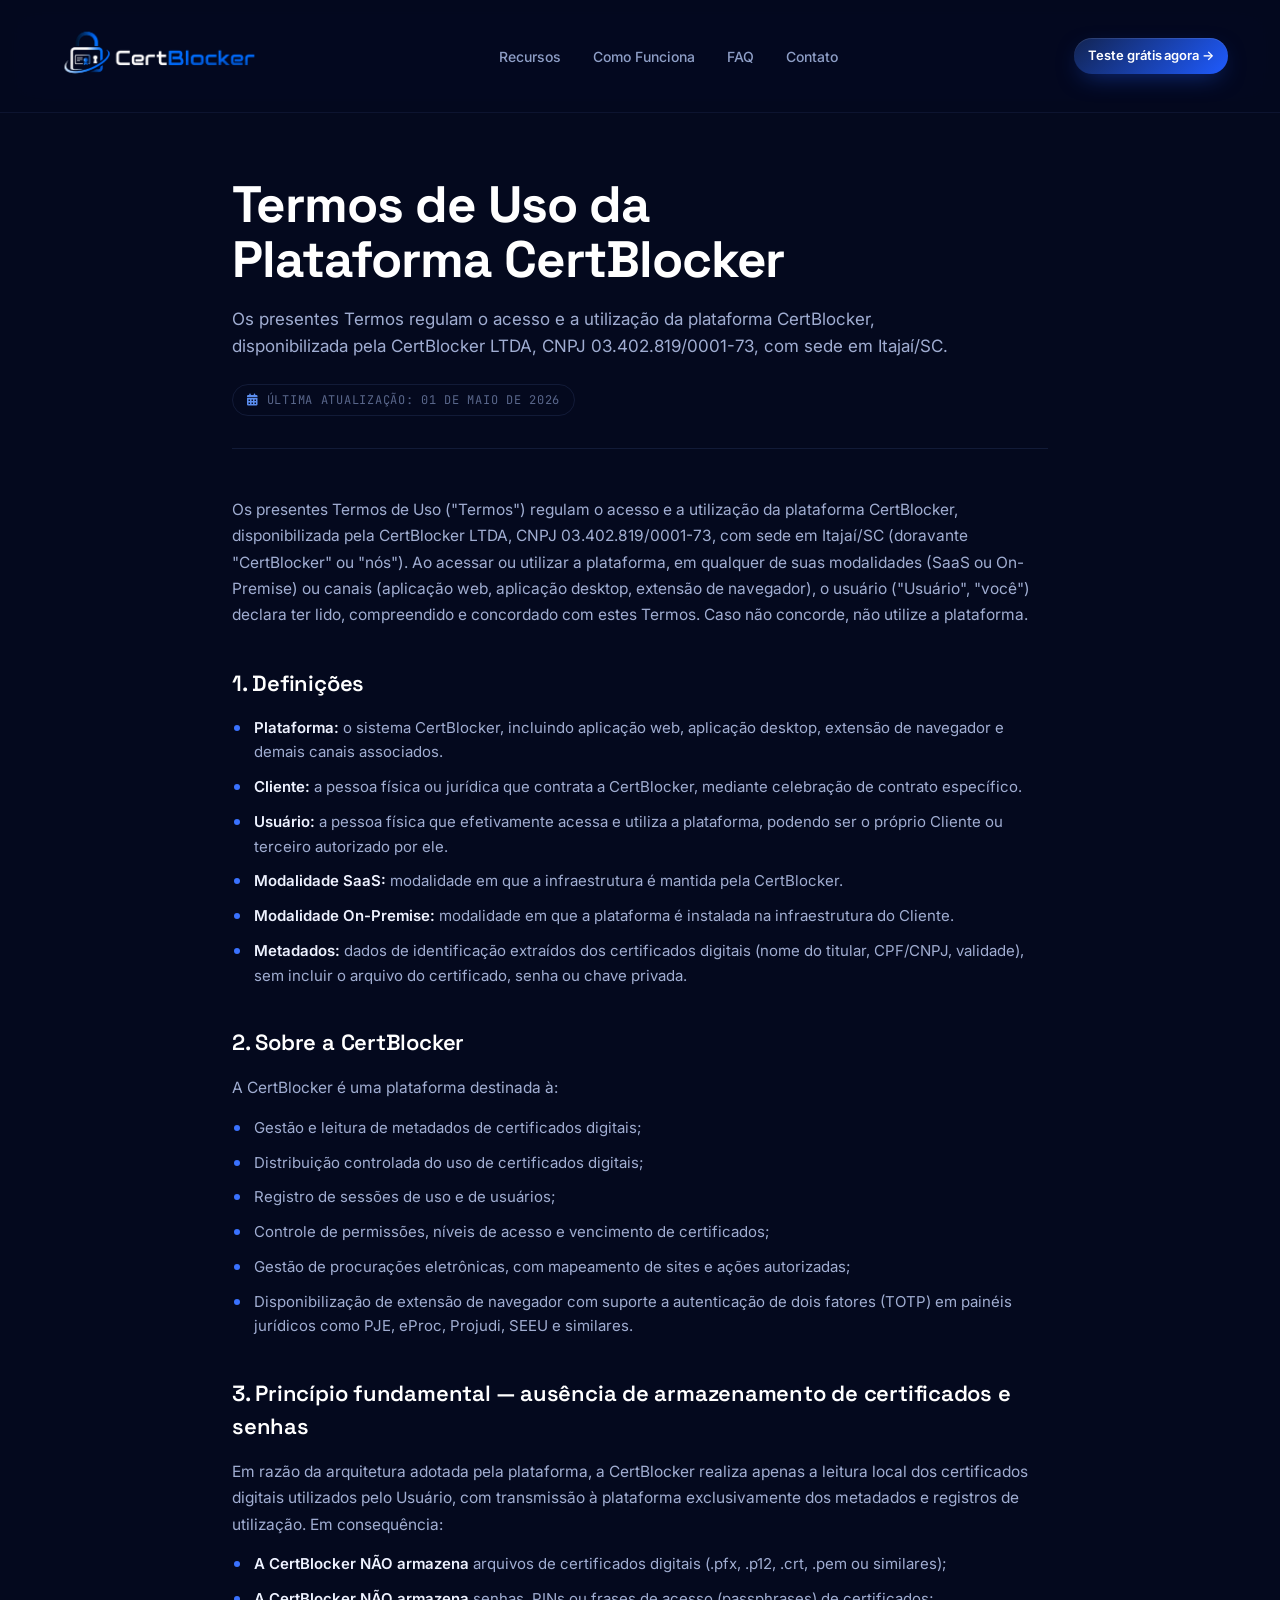
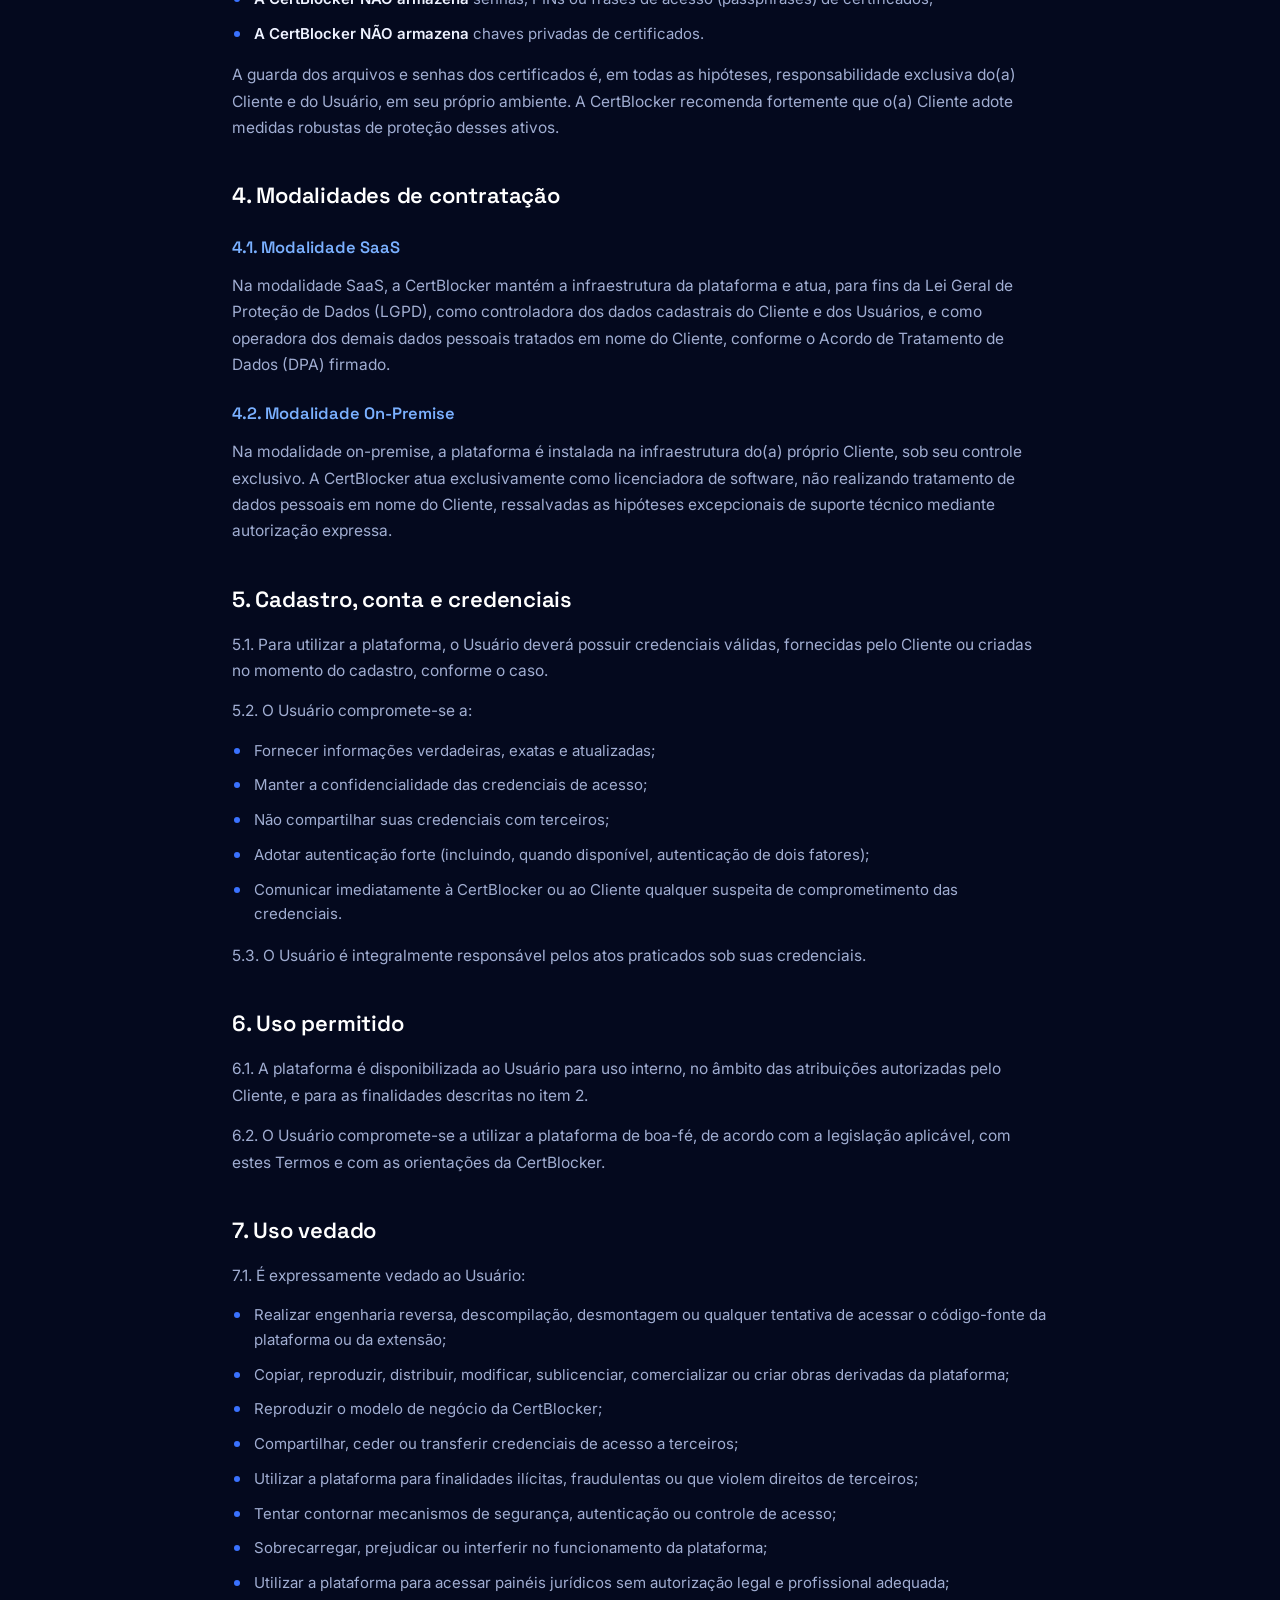
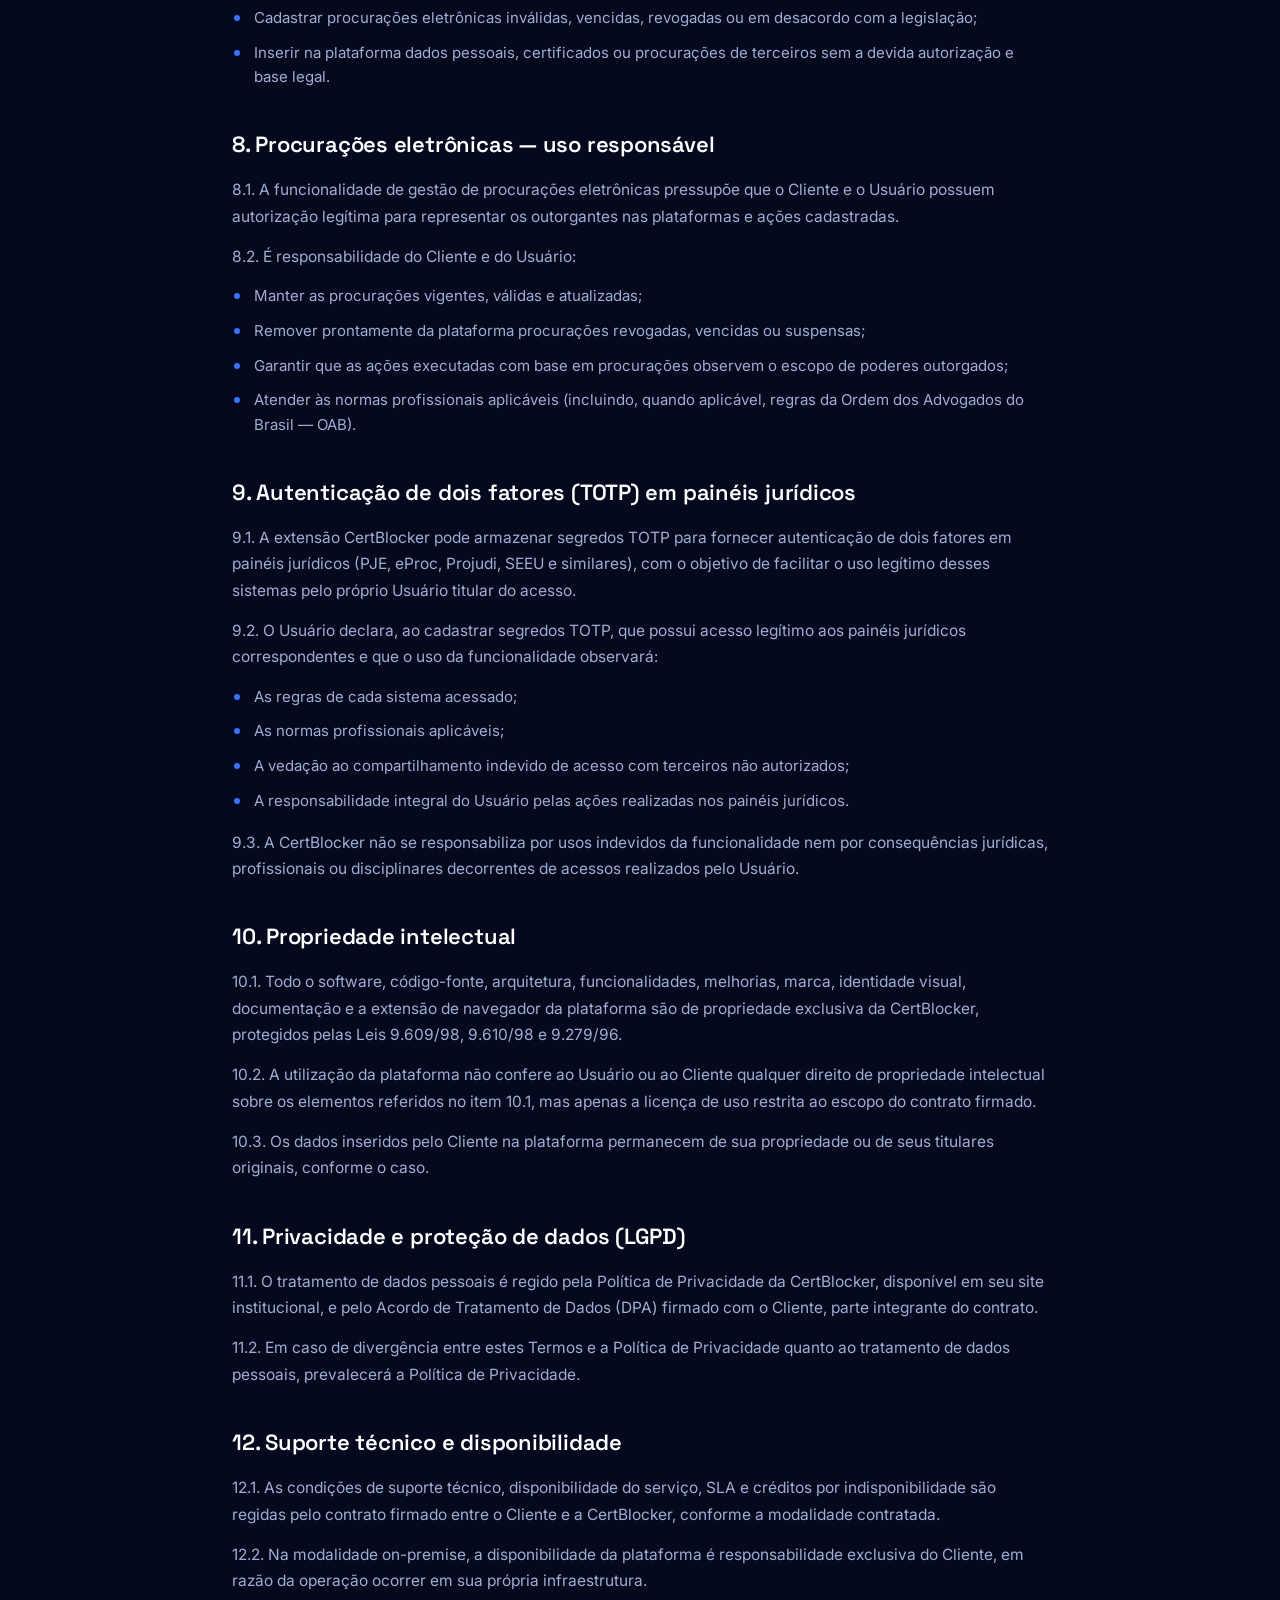
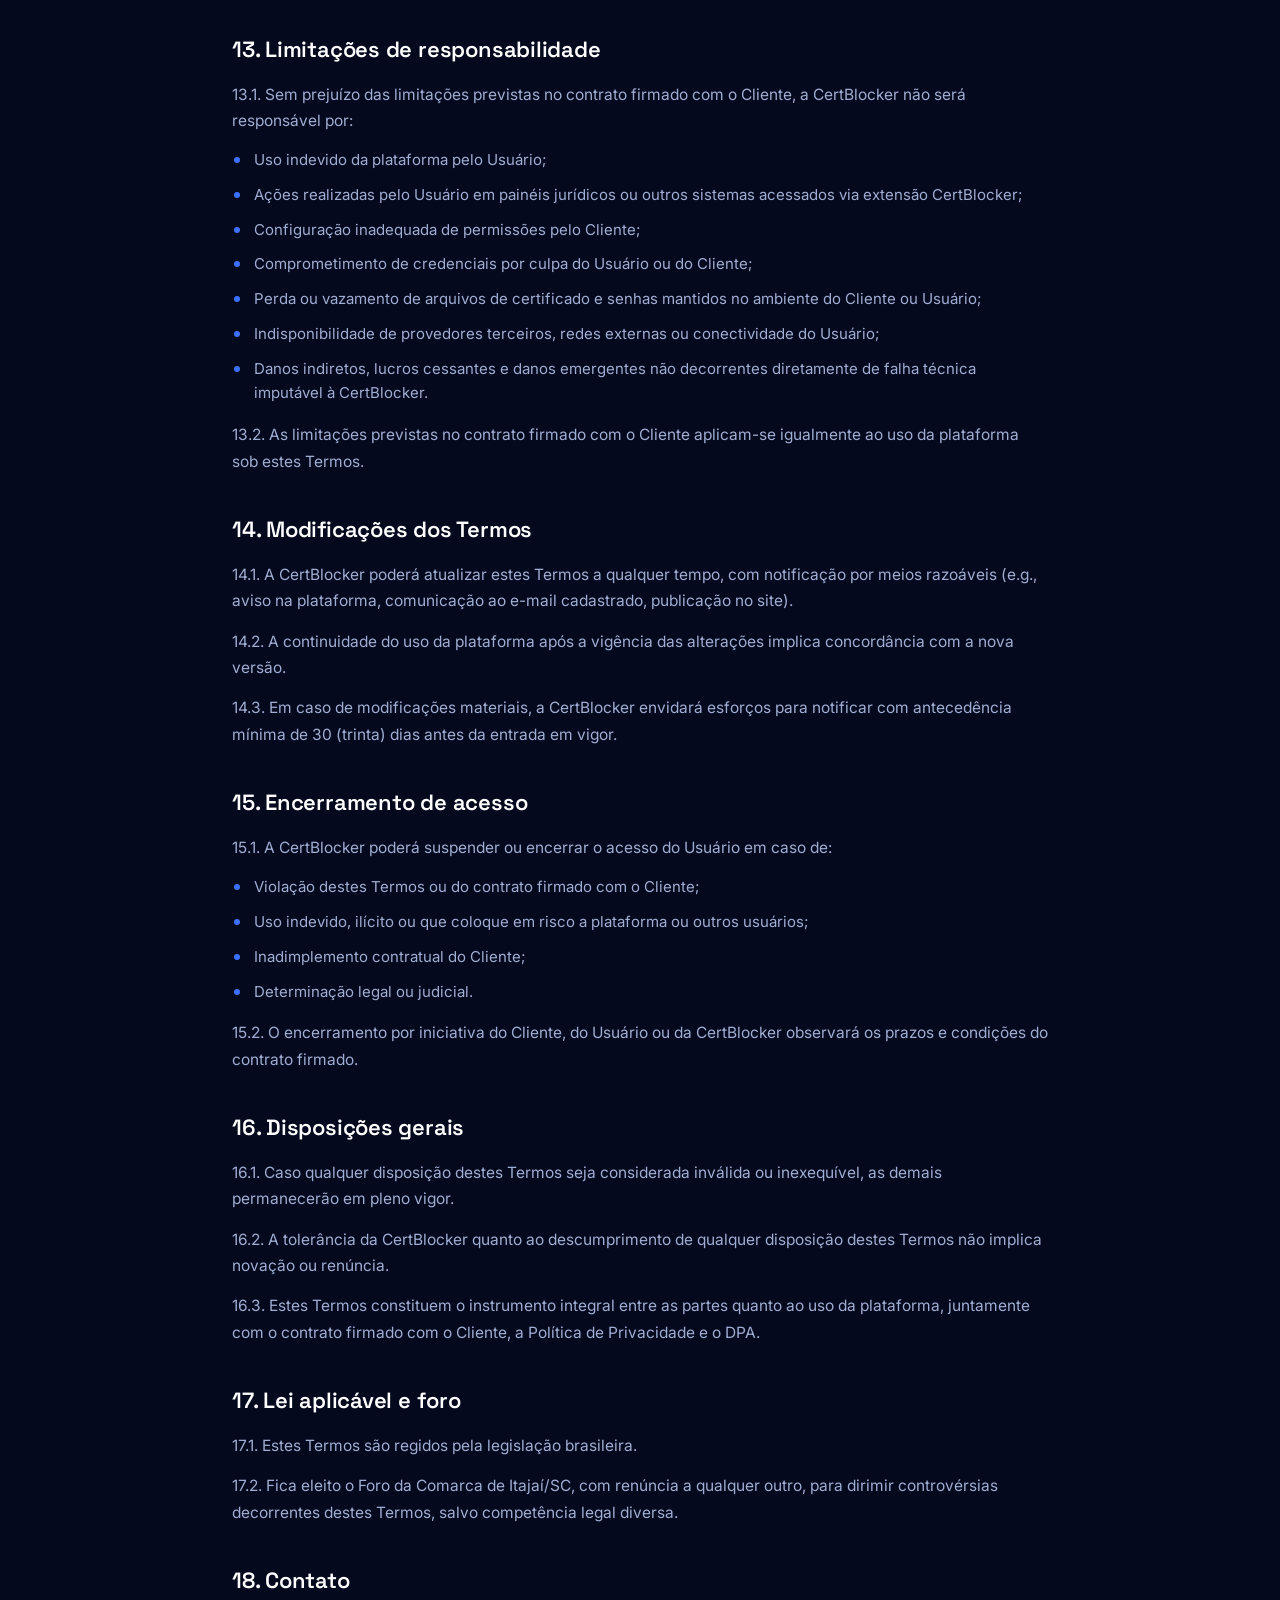
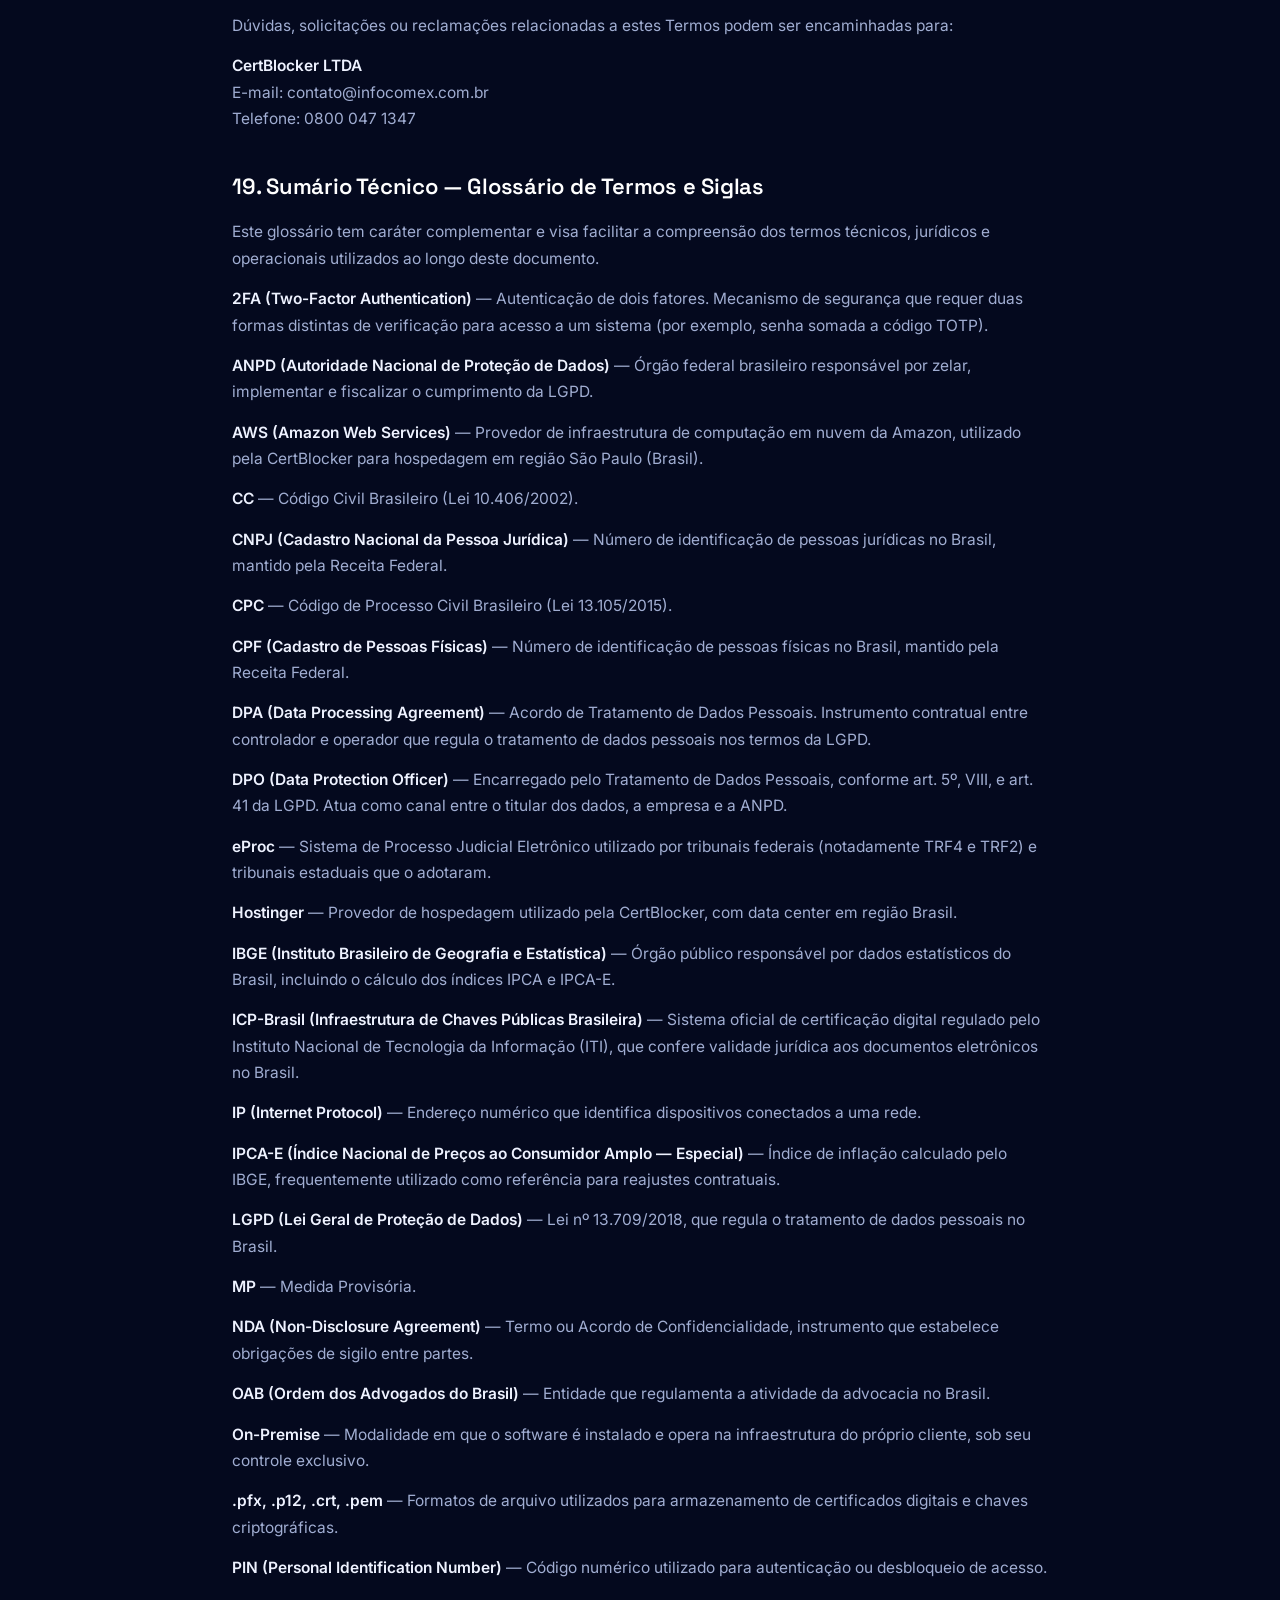
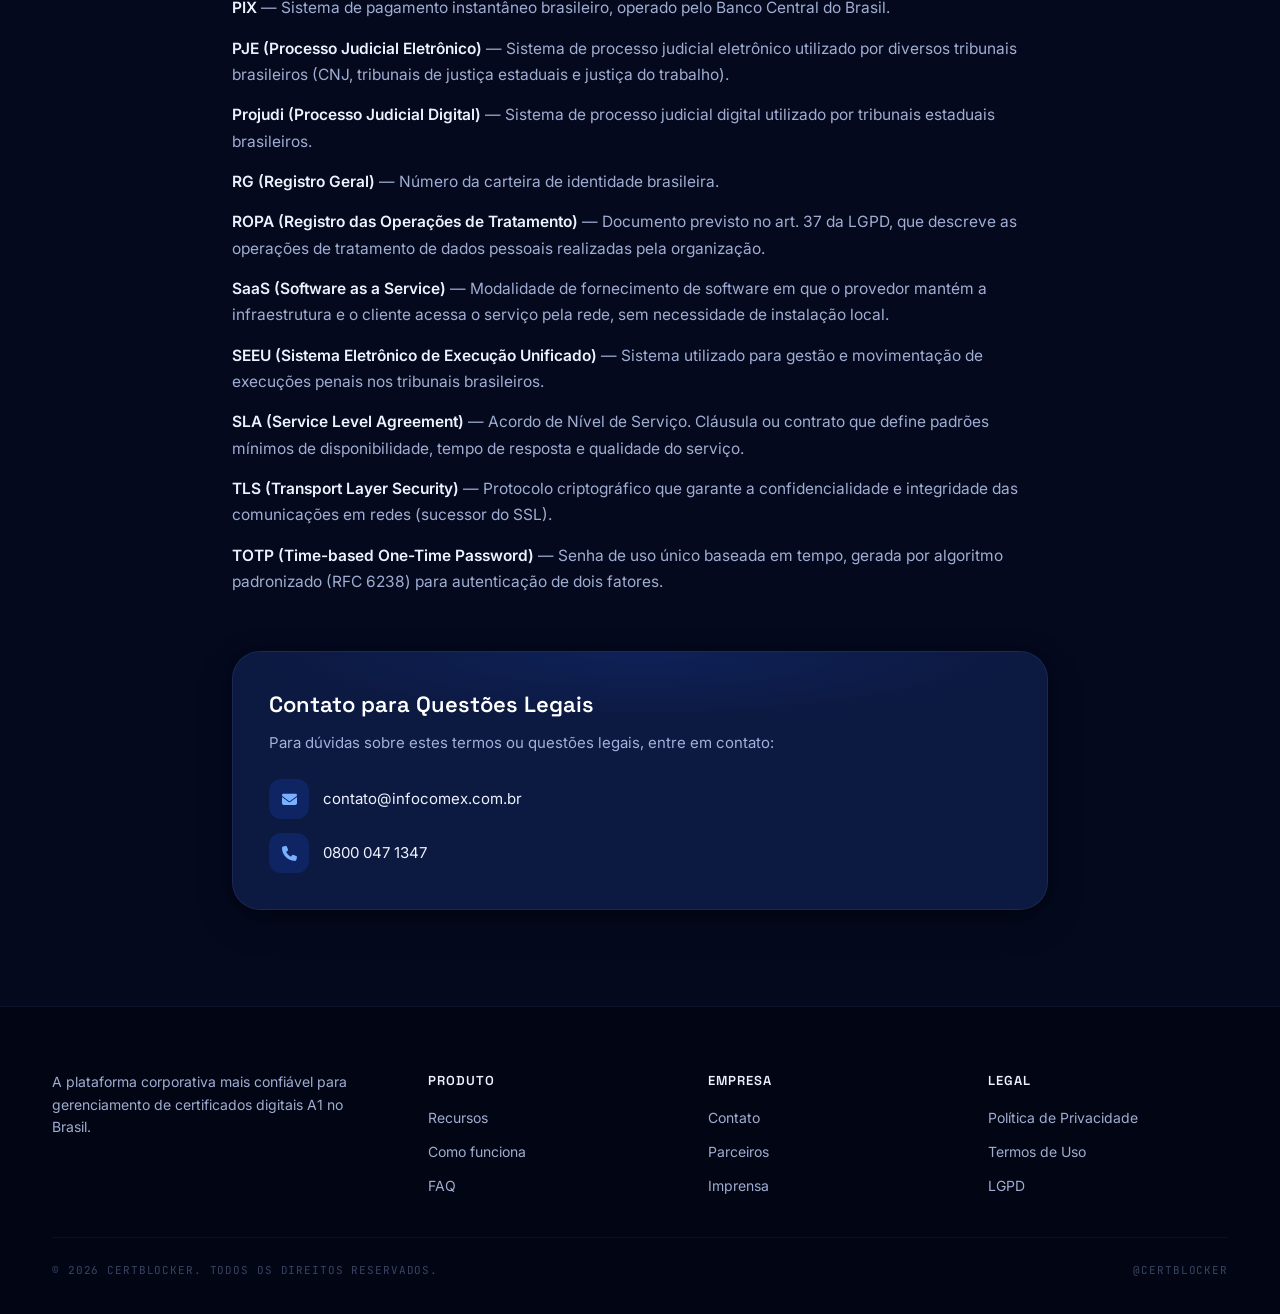
<file: termos-de-uso.html>
<!DOCTYPE html>
<html lang="pt-BR">
<head>
  <meta charset="UTF-8">
  <meta name="viewport" content="width=device-width, initial-scale=1.0">
  <meta name="description" content="Termos de Uso da CertBlocker — plataforma de gerenciamento de certificados digitais A1 e A3. Conheça nossos termos e condições de uso.">
  <meta name="robots" content="index, follow">
  <link rel="canonical" href="https://certblocker.com.br/termos-de-uso.html">
  <title>Termos de Uso — CertBlocker</title>

  <link rel="stylesheet" href="styles.css">
  <link rel="preconnect" href="https://fonts.googleapis.com">
  <link rel="preconnect" href="https://fonts.gstatic.com" crossorigin>
  <link href="https://fonts.googleapis.com/css2?family=Inter:wght@400;500;600;700&family=Space+Grotesk:wght@400;500;600;700&family=JetBrains+Mono:wght@400;500&display=swap" rel="stylesheet">
  <link rel="stylesheet" href="https://cdnjs.cloudflare.com/ajax/libs/font-awesome/6.4.0/css/all.min.css">
  <link rel="icon" href="assets/favicon.png" type="image/png">
</head>
<body>

<!-- NAV -->
<header class="nav">
  <div class="container nav-inner">
    <a href="index.html" class="brand" aria-label="CertBlocker">
      <img class="brand-logo" src="assets/certbloker-logo.png" alt="CertBlocker">
    </a>
    <nav class="nav-links">
      <a class="nav-link" href="index.html#recursos">Recursos</a>
      <a class="nav-link" href="index.html#como-funciona">Como Funciona</a>
      <a class="nav-link" href="index.html#faq">FAQ</a>
      <a class="nav-link" href="index.html#contato">Contato</a>
    </nav>
    <div class="nav-right">
      <div class="nav-cta">
        <a href="index.html#contato" class="btn btn-primary btn-sm">Teste grátis agora →</a>
      </div>
      <button class="nav-toggle" aria-label="Abrir menu" aria-expanded="false" aria-controls="mobile-menu">
        <i class="fas fa-bars"></i>
      </button>
    </div>
  </div>
  <div id="mobile-menu" class="mobile-menu">
    <a class="mobile-menu-link" href="index.html#recursos">Recursos</a>
    <a class="mobile-menu-link" href="index.html#como-funciona">Como Funciona</a>
    <a class="mobile-menu-link" href="index.html#faq">FAQ</a>
    <a class="mobile-menu-link" href="index.html#contato">Contato</a>
    <a class="btn btn-primary mobile-menu-cta" href="index.html#contato">Teste grátis agora →</a>
  </div>
</header>

<main>
  <section class="legal-page">
    <div class="legal-content">

      <div class="legal-header">
        <h1 class="legal-title">Termos de Uso da Plataforma CertBlocker</h1>
        <p class="legal-subtitle">Os presentes Termos regulam o acesso e a utilização da plataforma CertBlocker, disponibilizada pela CertBlocker LTDA, CNPJ 03.402.819/0001-73, com sede em Itajaí/SC.</p>
        <div class="legal-update"><i class="fas fa-calendar-alt"></i> Última atualização: 01 de Maio de 2026</div>
      </div>

      <div class="legal-section">
        <p>Os presentes Termos de Uso ("Termos") regulam o acesso e a utilização da plataforma CertBlocker, disponibilizada pela CertBlocker LTDA, CNPJ 03.402.819/0001-73, com sede em Itajaí/SC (doravante "CertBlocker" ou "nós"). Ao acessar ou utilizar a plataforma, em qualquer de suas modalidades (SaaS ou On-Premise) ou canais (aplicação web, aplicação desktop, extensão de navegador), o usuário ("Usuário", "você") declara ter lido, compreendido e concordado com estes Termos. Caso não concorde, não utilize a plataforma.</p>
      </div>

      <div class="legal-section">
        <h2>1. Definições</h2>
        <ul>
          <li><strong>Plataforma:</strong> o sistema CertBlocker, incluindo aplicação web, aplicação desktop, extensão de navegador e demais canais associados.</li>
          <li><strong>Cliente:</strong> a pessoa física ou jurídica que contrata a CertBlocker, mediante celebração de contrato específico.</li>
          <li><strong>Usuário:</strong> a pessoa física que efetivamente acessa e utiliza a plataforma, podendo ser o próprio Cliente ou terceiro autorizado por ele.</li>
          <li><strong>Modalidade SaaS:</strong> modalidade em que a infraestrutura é mantida pela CertBlocker.</li>
          <li><strong>Modalidade On-Premise:</strong> modalidade em que a plataforma é instalada na infraestrutura do Cliente.</li>
          <li><strong>Metadados:</strong> dados de identificação extraídos dos certificados digitais (nome do titular, CPF/CNPJ, validade), sem incluir o arquivo do certificado, senha ou chave privada.</li>
        </ul>
      </div>

      <div class="legal-section">
        <h2>2. Sobre a CertBlocker</h2>
        <p>A CertBlocker é uma plataforma destinada à:</p>
        <ul>
          <li>Gestão e leitura de metadados de certificados digitais;</li>
          <li>Distribuição controlada do uso de certificados digitais;</li>
          <li>Registro de sessões de uso e de usuários;</li>
          <li>Controle de permissões, níveis de acesso e vencimento de certificados;</li>
          <li>Gestão de procurações eletrônicas, com mapeamento de sites e ações autorizadas;</li>
          <li>Disponibilização de extensão de navegador com suporte a autenticação de dois fatores (TOTP) em painéis jurídicos como PJE, eProc, Projudi, SEEU e similares.</li>
        </ul>
      </div>

      <div class="legal-section">
        <h2>3. Princípio fundamental — ausência de armazenamento de certificados e senhas</h2>
        <p>Em razão da arquitetura adotada pela plataforma, a CertBlocker realiza apenas a leitura local dos certificados digitais utilizados pelo Usuário, com transmissão à plataforma exclusivamente dos metadados e registros de utilização. Em consequência:</p>
        <ul>
          <li><strong>A CertBlocker NÃO armazena</strong> arquivos de certificados digitais (.pfx, .p12, .crt, .pem ou similares);</li>
          <li><strong>A CertBlocker NÃO armazena</strong> senhas, PINs ou frases de acesso (passphrases) de certificados;</li>
          <li><strong>A CertBlocker NÃO armazena</strong> chaves privadas de certificados.</li>
        </ul>
        <p>A guarda dos arquivos e senhas dos certificados é, em todas as hipóteses, responsabilidade exclusiva do(a) Cliente e do Usuário, em seu próprio ambiente. A CertBlocker recomenda fortemente que o(a) Cliente adote medidas robustas de proteção desses ativos.</p>
      </div>

      <div class="legal-section">
        <h2>4. Modalidades de contratação</h2>
        <h3>4.1. Modalidade SaaS</h3>
        <p>Na modalidade SaaS, a CertBlocker mantém a infraestrutura da plataforma e atua, para fins da Lei Geral de Proteção de Dados (LGPD), como controladora dos dados cadastrais do Cliente e dos Usuários, e como operadora dos demais dados pessoais tratados em nome do Cliente, conforme o Acordo de Tratamento de Dados (DPA) firmado.</p>
        <h3>4.2. Modalidade On-Premise</h3>
        <p>Na modalidade on-premise, a plataforma é instalada na infraestrutura do(a) próprio Cliente, sob seu controle exclusivo. A CertBlocker atua exclusivamente como licenciadora de software, não realizando tratamento de dados pessoais em nome do Cliente, ressalvadas as hipóteses excepcionais de suporte técnico mediante autorização expressa.</p>
      </div>

      <div class="legal-section">
        <h2>5. Cadastro, conta e credenciais</h2>
        <p>5.1. Para utilizar a plataforma, o Usuário deverá possuir credenciais válidas, fornecidas pelo Cliente ou criadas no momento do cadastro, conforme o caso.</p>
        <p>5.2. O Usuário compromete-se a:</p>
        <ul>
          <li>Fornecer informações verdadeiras, exatas e atualizadas;</li>
          <li>Manter a confidencialidade das credenciais de acesso;</li>
          <li>Não compartilhar suas credenciais com terceiros;</li>
          <li>Adotar autenticação forte (incluindo, quando disponível, autenticação de dois fatores);</li>
          <li>Comunicar imediatamente à CertBlocker ou ao Cliente qualquer suspeita de comprometimento das credenciais.</li>
        </ul>
        <p>5.3. O Usuário é integralmente responsável pelos atos praticados sob suas credenciais.</p>
      </div>

      <div class="legal-section">
        <h2>6. Uso permitido</h2>
        <p>6.1. A plataforma é disponibilizada ao Usuário para uso interno, no âmbito das atribuições autorizadas pelo Cliente, e para as finalidades descritas no item 2.</p>
        <p>6.2. O Usuário compromete-se a utilizar a plataforma de boa-fé, de acordo com a legislação aplicável, com estes Termos e com as orientações da CertBlocker.</p>
      </div>

      <div class="legal-section">
        <h2>7. Uso vedado</h2>
        <p>7.1. É expressamente vedado ao Usuário:</p>
        <ul>
          <li>Realizar engenharia reversa, descompilação, desmontagem ou qualquer tentativa de acessar o código-fonte da plataforma ou da extensão;</li>
          <li>Copiar, reproduzir, distribuir, modificar, sublicenciar, comercializar ou criar obras derivadas da plataforma;</li>
          <li>Reproduzir o modelo de negócio da CertBlocker;</li>
          <li>Compartilhar, ceder ou transferir credenciais de acesso a terceiros;</li>
          <li>Utilizar a plataforma para finalidades ilícitas, fraudulentas ou que violem direitos de terceiros;</li>
          <li>Tentar contornar mecanismos de segurança, autenticação ou controle de acesso;</li>
          <li>Sobrecarregar, prejudicar ou interferir no funcionamento da plataforma;</li>
          <li>Utilizar a plataforma para acessar painéis jurídicos sem autorização legal e profissional adequada;</li>
          <li>Cadastrar procurações eletrônicas inválidas, vencidas, revogadas ou em desacordo com a legislação;</li>
          <li>Inserir na plataforma dados pessoais, certificados ou procurações de terceiros sem a devida autorização e base legal.</li>
        </ul>
      </div>

      <div class="legal-section">
        <h2>8. Procurações eletrônicas — uso responsável</h2>
        <p>8.1. A funcionalidade de gestão de procurações eletrônicas pressupõe que o Cliente e o Usuário possuem autorização legítima para representar os outorgantes nas plataformas e ações cadastradas.</p>
        <p>8.2. É responsabilidade do Cliente e do Usuário:</p>
        <ul>
          <li>Manter as procurações vigentes, válidas e atualizadas;</li>
          <li>Remover prontamente da plataforma procurações revogadas, vencidas ou suspensas;</li>
          <li>Garantir que as ações executadas com base em procurações observem o escopo de poderes outorgados;</li>
          <li>Atender às normas profissionais aplicáveis (incluindo, quando aplicável, regras da Ordem dos Advogados do Brasil — OAB).</li>
        </ul>
      </div>

      <div class="legal-section">
        <h2>9. Autenticação de dois fatores (TOTP) em painéis jurídicos</h2>
        <p>9.1. A extensão CertBlocker pode armazenar segredos TOTP para fornecer autenticação de dois fatores em painéis jurídicos (PJE, eProc, Projudi, SEEU e similares), com o objetivo de facilitar o uso legítimo desses sistemas pelo próprio Usuário titular do acesso.</p>
        <p>9.2. O Usuário declara, ao cadastrar segredos TOTP, que possui acesso legítimo aos painéis jurídicos correspondentes e que o uso da funcionalidade observará:</p>
        <ul>
          <li>As regras de cada sistema acessado;</li>
          <li>As normas profissionais aplicáveis;</li>
          <li>A vedação ao compartilhamento indevido de acesso com terceiros não autorizados;</li>
          <li>A responsabilidade integral do Usuário pelas ações realizadas nos painéis jurídicos.</li>
        </ul>
        <p>9.3. A CertBlocker não se responsabiliza por usos indevidos da funcionalidade nem por consequências jurídicas, profissionais ou disciplinares decorrentes de acessos realizados pelo Usuário.</p>
      </div>

      <div class="legal-section">
        <h2>10. Propriedade intelectual</h2>
        <p>10.1. Todo o software, código-fonte, arquitetura, funcionalidades, melhorias, marca, identidade visual, documentação e a extensão de navegador da plataforma são de propriedade exclusiva da CertBlocker, protegidos pelas Leis 9.609/98, 9.610/98 e 9.279/96.</p>
        <p>10.2. A utilização da plataforma não confere ao Usuário ou ao Cliente qualquer direito de propriedade intelectual sobre os elementos referidos no item 10.1, mas apenas a licença de uso restrita ao escopo do contrato firmado.</p>
        <p>10.3. Os dados inseridos pelo Cliente na plataforma permanecem de sua propriedade ou de seus titulares originais, conforme o caso.</p>
      </div>

      <div class="legal-section">
        <h2>11. Privacidade e proteção de dados (LGPD)</h2>
        <p>11.1. O tratamento de dados pessoais é regido pela Política de Privacidade da CertBlocker, disponível em seu site institucional, e pelo Acordo de Tratamento de Dados (DPA) firmado com o Cliente, parte integrante do contrato.</p>
        <p>11.2. Em caso de divergência entre estes Termos e a Política de Privacidade quanto ao tratamento de dados pessoais, prevalecerá a Política de Privacidade.</p>
      </div>

      <div class="legal-section">
        <h2>12. Suporte técnico e disponibilidade</h2>
        <p>12.1. As condições de suporte técnico, disponibilidade do serviço, SLA e créditos por indisponibilidade são regidas pelo contrato firmado entre o Cliente e a CertBlocker, conforme a modalidade contratada.</p>
        <p>12.2. Na modalidade on-premise, a disponibilidade da plataforma é responsabilidade exclusiva do Cliente, em razão da operação ocorrer em sua própria infraestrutura.</p>
      </div>

      <div class="legal-section">
        <h2>13. Limitações de responsabilidade</h2>
        <p>13.1. Sem prejuízo das limitações previstas no contrato firmado com o Cliente, a CertBlocker não será responsável por:</p>
        <ul>
          <li>Uso indevido da plataforma pelo Usuário;</li>
          <li>Ações realizadas pelo Usuário em painéis jurídicos ou outros sistemas acessados via extensão CertBlocker;</li>
          <li>Configuração inadequada de permissões pelo Cliente;</li>
          <li>Comprometimento de credenciais por culpa do Usuário ou do Cliente;</li>
          <li>Perda ou vazamento de arquivos de certificado e senhas mantidos no ambiente do Cliente ou Usuário;</li>
          <li>Indisponibilidade de provedores terceiros, redes externas ou conectividade do Usuário;</li>
          <li>Danos indiretos, lucros cessantes e danos emergentes não decorrentes diretamente de falha técnica imputável à CertBlocker.</li>
        </ul>
        <p>13.2. As limitações previstas no contrato firmado com o Cliente aplicam-se igualmente ao uso da plataforma sob estes Termos.</p>
      </div>

      <div class="legal-section">
        <h2>14. Modificações dos Termos</h2>
        <p>14.1. A CertBlocker poderá atualizar estes Termos a qualquer tempo, com notificação por meios razoáveis (e.g., aviso na plataforma, comunicação ao e-mail cadastrado, publicação no site).</p>
        <p>14.2. A continuidade do uso da plataforma após a vigência das alterações implica concordância com a nova versão.</p>
        <p>14.3. Em caso de modificações materiais, a CertBlocker envidará esforços para notificar com antecedência mínima de 30 (trinta) dias antes da entrada em vigor.</p>
      </div>

      <div class="legal-section">
        <h2>15. Encerramento de acesso</h2>
        <p>15.1. A CertBlocker poderá suspender ou encerrar o acesso do Usuário em caso de:</p>
        <ul>
          <li>Violação destes Termos ou do contrato firmado com o Cliente;</li>
          <li>Uso indevido, ilícito ou que coloque em risco a plataforma ou outros usuários;</li>
          <li>Inadimplemento contratual do Cliente;</li>
          <li>Determinação legal ou judicial.</li>
        </ul>
        <p>15.2. O encerramento por iniciativa do Cliente, do Usuário ou da CertBlocker observará os prazos e condições do contrato firmado.</p>
      </div>

      <div class="legal-section">
        <h2>16. Disposições gerais</h2>
        <p>16.1. Caso qualquer disposição destes Termos seja considerada inválida ou inexequível, as demais permanecerão em pleno vigor.</p>
        <p>16.2. A tolerância da CertBlocker quanto ao descumprimento de qualquer disposição destes Termos não implica novação ou renúncia.</p>
        <p>16.3. Estes Termos constituem o instrumento integral entre as partes quanto ao uso da plataforma, juntamente com o contrato firmado com o Cliente, a Política de Privacidade e o DPA.</p>
      </div>

      <div class="legal-section">
        <h2>17. Lei aplicável e foro</h2>
        <p>17.1. Estes Termos são regidos pela legislação brasileira.</p>
        <p>17.2. Fica eleito o Foro da Comarca de Itajaí/SC, com renúncia a qualquer outro, para dirimir controvérsias decorrentes destes Termos, salvo competência legal diversa.</p>
      </div>

      <div class="legal-section">
        <h2>18. Contato</h2>
        <p>Dúvidas, solicitações ou reclamações relacionadas a estes Termos podem ser encaminhadas para:</p>
        <p><strong>CertBlocker LTDA</strong><br>
        E-mail: contato@infocomex.com.br<br>
        Telefone: 0800 047 1347</p>
      </div>

      <div class="legal-section">
        <h2>19. Sumário Técnico — Glossário de Termos e Siglas</h2>
        <p>Este glossário tem caráter complementar e visa facilitar a compreensão dos termos técnicos, jurídicos e operacionais utilizados ao longo deste documento.</p>
        <p><strong>2FA (Two-Factor Authentication)</strong> — Autenticação de dois fatores. Mecanismo de segurança que requer duas formas distintas de verificação para acesso a um sistema (por exemplo, senha somada a código TOTP).</p>
        <p><strong>ANPD (Autoridade Nacional de Proteção de Dados)</strong> — Órgão federal brasileiro responsável por zelar, implementar e fiscalizar o cumprimento da LGPD.</p>
        <p><strong>AWS (Amazon Web Services)</strong> — Provedor de infraestrutura de computação em nuvem da Amazon, utilizado pela CertBlocker para hospedagem em região São Paulo (Brasil).</p>
        <p><strong>CC</strong> — Código Civil Brasileiro (Lei 10.406/2002).</p>
        <p><strong>CNPJ (Cadastro Nacional da Pessoa Jurídica)</strong> — Número de identificação de pessoas jurídicas no Brasil, mantido pela Receita Federal.</p>
        <p><strong>CPC</strong> — Código de Processo Civil Brasileiro (Lei 13.105/2015).</p>
        <p><strong>CPF (Cadastro de Pessoas Físicas)</strong> — Número de identificação de pessoas físicas no Brasil, mantido pela Receita Federal.</p>
        <p><strong>DPA (Data Processing Agreement)</strong> — Acordo de Tratamento de Dados Pessoais. Instrumento contratual entre controlador e operador que regula o tratamento de dados pessoais nos termos da LGPD.</p>
        <p><strong>DPO (Data Protection Officer)</strong> — Encarregado pelo Tratamento de Dados Pessoais, conforme art. 5º, VIII, e art. 41 da LGPD. Atua como canal entre o titular dos dados, a empresa e a ANPD.</p>
        <p><strong>eProc</strong> — Sistema de Processo Judicial Eletrônico utilizado por tribunais federais (notadamente TRF4 e TRF2) e tribunais estaduais que o adotaram.</p>
        <p><strong>Hostinger</strong> — Provedor de hospedagem utilizado pela CertBlocker, com data center em região Brasil.</p>
        <p><strong>IBGE (Instituto Brasileiro de Geografia e Estatística)</strong> — Órgão público responsável por dados estatísticos do Brasil, incluindo o cálculo dos índices IPCA e IPCA-E.</p>
        <p><strong>ICP-Brasil (Infraestrutura de Chaves Públicas Brasileira)</strong> — Sistema oficial de certificação digital regulado pelo Instituto Nacional de Tecnologia da Informação (ITI), que confere validade jurídica aos documentos eletrônicos no Brasil.</p>
        <p><strong>IP (Internet Protocol)</strong> — Endereço numérico que identifica dispositivos conectados a uma rede.</p>
        <p><strong>IPCA-E (Índice Nacional de Preços ao Consumidor Amplo — Especial)</strong> — Índice de inflação calculado pelo IBGE, frequentemente utilizado como referência para reajustes contratuais.</p>
        <p><strong>LGPD (Lei Geral de Proteção de Dados)</strong> — Lei nº 13.709/2018, que regula o tratamento de dados pessoais no Brasil.</p>
        <p><strong>MP</strong> — Medida Provisória.</p>
        <p><strong>NDA (Non-Disclosure Agreement)</strong> — Termo ou Acordo de Confidencialidade, instrumento que estabelece obrigações de sigilo entre partes.</p>
        <p><strong>OAB (Ordem dos Advogados do Brasil)</strong> — Entidade que regulamenta a atividade da advocacia no Brasil.</p>
        <p><strong>On-Premise</strong> — Modalidade em que o software é instalado e opera na infraestrutura do próprio cliente, sob seu controle exclusivo.</p>
        <p><strong>.pfx, .p12, .crt, .pem</strong> — Formatos de arquivo utilizados para armazenamento de certificados digitais e chaves criptográficas.</p>
        <p><strong>PIN (Personal Identification Number)</strong> — Código numérico utilizado para autenticação ou desbloqueio de acesso.</p>
        <p><strong>PIX</strong> — Sistema de pagamento instantâneo brasileiro, operado pelo Banco Central do Brasil.</p>
        <p><strong>PJE (Processo Judicial Eletrônico)</strong> — Sistema de processo judicial eletrônico utilizado por diversos tribunais brasileiros (CNJ, tribunais de justiça estaduais e justiça do trabalho).</p>
        <p><strong>Projudi (Processo Judicial Digital)</strong> — Sistema de processo judicial digital utilizado por tribunais estaduais brasileiros.</p>
        <p><strong>RG (Registro Geral)</strong> — Número da carteira de identidade brasileira.</p>
        <p><strong>ROPA (Registro das Operações de Tratamento)</strong> — Documento previsto no art. 37 da LGPD, que descreve as operações de tratamento de dados pessoais realizadas pela organização.</p>
        <p><strong>SaaS (Software as a Service)</strong> — Modalidade de fornecimento de software em que o provedor mantém a infraestrutura e o cliente acessa o serviço pela rede, sem necessidade de instalação local.</p>
        <p><strong>SEEU (Sistema Eletrônico de Execução Unificado)</strong> — Sistema utilizado para gestão e movimentação de execuções penais nos tribunais brasileiros.</p>
        <p><strong>SLA (Service Level Agreement)</strong> — Acordo de Nível de Serviço. Cláusula ou contrato que define padrões mínimos de disponibilidade, tempo de resposta e qualidade do serviço.</p>
        <p><strong>TLS (Transport Layer Security)</strong> — Protocolo criptográfico que garante a confidencialidade e integridade das comunicações em redes (sucessor do SSL).</p>
        <p><strong>TOTP (Time-based One-Time Password)</strong> — Senha de uso único baseada em tempo, gerada por algoritmo padronizado (RFC 6238) para autenticação de dois fatores.</p>
      </div>

      <div class="legal-contact">
        <h3>Contato para Questões Legais</h3>
        <p>Para dúvidas sobre estes termos ou questões legais, entre em contato:</p>
        <div class="contact-info">
          <div class="contact-item"><i class="fas fa-envelope"></i><span>contato@infocomex.com.br</span></div>
          <div class="contact-item"><i class="fas fa-phone"></i><span>0800 047 1347</span></div>
        </div>
      </div>

    </div>
  </section>
</main>

<!-- FOOTER -->
<footer>
  <div class="container">
    <div class="foot-grid">
      <div>
        <p class="foot-intro">A plataforma corporativa mais confiável para gerenciamento de certificados digitais A1 no Brasil.</p>
      </div>
      <div>
        <h5>Produto</h5>
        <ul>
          <li><a href="index.html#recursos">Recursos</a></li>
          <li><a href="index.html#como-funciona">Como funciona</a></li>
          <li><a href="index.html#faq">FAQ</a></li>
        </ul>
      </div>
      <div>
        <h5>Empresa</h5>
        <ul>
          <li><a href="index.html#contato">Contato</a></li>
          <li><a href="index.html#infocomex">Parceiros</a></li>
          <li><a href="#">Imprensa</a></li>
        </ul>
      </div>
      <div>
        <h5>Legal</h5>
        <ul>
          <li><a href="politica-de-privacidade.html">Política de Privacidade</a></li>
          <li><a href="termos-de-uso.html">Termos de Uso</a></li>
          <li><a href="#">LGPD</a></li>
        </ul>
      </div>
    </div>
    <div class="foot-bottom">
      <div>© 2026 CERTBLOCKER. TODOS OS DIREITOS RESERVADOS.</div>
      <div>@CERTBLOCKER</div>
    </div>
  </div>
</footer>

<button class="back-to-top" id="back-to-top" aria-label="Voltar ao topo"><i class="fas fa-chevron-up"></i></button>

<script>
  (function () {
    // Back to top
    var btn = document.getElementById('back-to-top');
    if (btn) {
      window.addEventListener('scroll', function () {
        btn.classList.toggle('show', window.scrollY > 400);
      });
      btn.addEventListener('click', function () { window.scrollTo({ top: 0, behavior: 'smooth' }); });
    }
    // Mobile menu
    var toggle = document.querySelector('.nav-toggle');
    var menu = document.getElementById('mobile-menu');
    if (toggle && menu) {
      var icon = toggle.querySelector('i');
      var setState = function (isOpen) {
        menu.classList.toggle('open', isOpen);
        toggle.setAttribute('aria-expanded', String(isOpen));
        toggle.setAttribute('aria-label', isOpen ? 'Fechar menu' : 'Abrir menu');
        if (icon) icon.className = isOpen ? 'fas fa-times' : 'fas fa-bars';
      };
      toggle.addEventListener('click', function () { setState(!menu.classList.contains('open')); });
      menu.querySelectorAll('a').forEach(function (a) { a.addEventListener('click', function () { setState(false); }); });
    }
  })();
</script>

</body>
</html>
</file>
<file: styles.css>
:root {
  --navy-1000: #02091a;
  --navy-900: #0a1a40;
  --navy-800: #122452;
  --navy-700: #1a3070;
  --navy-600: #24428f;
  --royal-600: #1f5bff;
  --royal-500: #3a72ff;
  --royal-400: #5b8def;
  --royal-300: #7ab0ff;
  --royal-100: rgba(31,91,255,0.2);
  --royal-50:  rgba(31,91,255,0.12);
  --cyan: #00c8ff;
  --ink-900: #eef2ff;
  --ink-700: rgba(200,215,255,0.8);
  --ink-600: rgba(185,205,255,0.72);
  --ink-500: rgba(160,180,230,0.55);
  --ink-400: rgba(140,160,215,0.4);
  --ink-300: rgba(120,140,200,0.25);
  --ink-100: rgba(100,120,180,0.15);
  --line: rgba(100,130,200,0.15);
  --line-soft: rgba(100,130,200,0.08);
  --bg: #04091e;
  --bg-soft: #070d28;
  --bg-tinted: #0a1535;
  --bg-card: #0c1940;
  --success: #10a37f;
  --warn: #d97706;
  --danger: #dc2626;
  --gold: #c9962f;
  --gold-soft: rgba(201,150,47,0.85);
  --gold-line: rgba(201,150,47,0.45);

  --font-sans: 'Inter', -apple-system, system-ui, sans-serif;
  --font-display: 'Space Grotesk', 'Inter', sans-serif;
  --font-mono: 'JetBrains Mono', ui-monospace, monospace;

  --r-xs: 6px;
  --r-sm: 10px;
  --r-md: 14px;
  --r-lg: 20px;
  --r-xl: 28px;
  --r-pill: 999px;

  --shadow-card: 0 2px 8px rgba(0,0,0,0.35), 0 12px 40px -8px rgba(0,0,0,0.45);
  --shadow-pop: 0 32px 80px -20px rgba(0,0,0,0.75), 0 0 0 1px rgba(100,140,255,0.1);
  --glow-blue: 0 0 0 3px rgba(31,91,255,0.25), 0 8px 32px rgba(31,91,255,0.5);
  --glow-cyan: 0 0 0 3px rgba(0,200,255,0.2), 0 0 28px rgba(0,200,255,0.2), 0 8px 28px rgba(31,91,255,0.45);
}

* { box-sizing: border-box; }
html, body { margin: 0; padding: 0; }
body {
  font-family: var(--font-sans);
  color: var(--ink-900);
  background: var(--bg);
  -webkit-font-smoothing: antialiased;
  text-rendering: optimizeLegibility;
  line-height: 1.5;
  font-size: 16px;
}

a { color: inherit; text-decoration: none; }
button { font-family: inherit; cursor: pointer; border: none; background: none; color: inherit; }

.container { max-width: 1240px; margin: 0 auto; padding: 0 32px; }

/* ---------- Header ---------- */
.nav {
  position: sticky; top: 0; z-index: 50;
  background: rgba(4,9,30,0.82);
  backdrop-filter: saturate(160%) blur(20px);
  -webkit-backdrop-filter: saturate(160%) blur(20px);
  border-bottom: 1px solid rgba(100,130,200,0.1);
}
.nav-inner {
  display: flex; align-items: center; justify-content: space-between;
  height: 112px;
}
.brand { display: flex; align-items: center; gap: 10px; }
.brand-logo { height: 108px; width: auto; display: block; }

.nav-links { display: flex; gap: 4px; align-items: center; }
.nav-link {
  font-size: 14px; color: rgba(190,210,255,0.75); padding: 8px 14px; border-radius: var(--r-pill);
  font-weight: 500; transition: background .15s, color .15s;
}
.nav-link:hover { background: rgba(31,91,255,0.12); color: white; }
.nav-cta { display: flex; gap: 8px; align-items: center; }
.nav-right { display: flex; align-items: center; gap: 8px; }

.nav-toggle {
  display: none;
  width: 44px; height: 44px;
  align-items: center; justify-content: center;
  border-radius: var(--r-sm);
  color: rgba(210,225,255,0.9);
}
.nav-toggle:hover { background: rgba(31,91,255,0.12); color: white; }

.mobile-menu {
  display: none;
  flex-direction: column;
  padding: 0 20px;
  border-top: 1px solid rgba(100,130,200,0.1);
  background: rgba(4,9,30,0.98);
  backdrop-filter: saturate(160%) blur(20px);
  -webkit-backdrop-filter: saturate(160%) blur(20px);
}
.mobile-menu-link {
  display: flex; align-items: center;
  min-height: 48px; padding: 0 8px;
  font-size: 15px; font-weight: 500;
  color: rgba(200,215,255,0.85);
  border-bottom: 1px solid var(--line-soft);
}
.mobile-menu-link:hover { color: white; }
.mobile-menu-cta { margin-top: 14px; width: 100%; height: 48px; }

/* ---------- Buttons ---------- */
.btn {
  display: inline-flex; align-items: center; justify-content: center; gap: 8px;
  height: 42px; padding: 0 18px; border-radius: var(--r-pill);
  font-weight: 600; font-size: 14px; letter-spacing: -0.005em;
  transition: transform .12s ease, background .15s, box-shadow .15s, color .15s;
  white-space: nowrap;
}
.btn:hover { transform: translateY(-1px); }
.btn:active { transform: translateY(0); }
.btn-primary {
  background: linear-gradient(135deg, #122452 0%, #1f5bff 100%);
  color: white;
  box-shadow: 0 8px 24px -8px rgba(31,91,255,0.5), inset 0 1px 0 rgba(255,255,255,0.1);
}
.btn-primary:hover {
  background: linear-gradient(135deg, #1a3470 0%, #3a72ff 100%);
  box-shadow: var(--glow-blue);
  transform: translateY(-2px);
}
.btn-outline {
  background: rgba(10,22,60,0.5); color: rgba(210,225,255,0.9);
  box-shadow: inset 0 0 0 1px rgba(100,140,255,0.35);
  backdrop-filter: blur(8px);
}
.btn-outline:hover {
  background: rgba(31,91,255,0.1);
  box-shadow: inset 0 0 0 1px rgba(100,140,255,0.6), 0 0 18px rgba(31,91,255,0.2);
  color: white;
}
.btn-royal {
  background: var(--royal-600); color: white;
  box-shadow: 0 10px 30px -10px rgba(31, 91, 255, 0.65);
}
.btn-royal:hover {
  background: var(--royal-500);
  box-shadow: var(--glow-cyan);
  transform: translateY(-2px) scale(1.02);
}
.btn-lg { height: 50px; padding: 0 22px; font-size: 15px; }
.btn-sm { height: 36px; padding: 0 14px; font-size: 13px; }

/* ---------- Hero ---------- */
.hero {
  position: relative;
  padding: 72px 0 80px;
  overflow: hidden;
}
.hero-bg {
  position: absolute; inset: 0; pointer-events: none;
  background:
    radial-gradient(70% 65% at 88% -10%, rgba(31,91,255,0.4), transparent 55%),
    radial-gradient(50% 50% at -8% 45%, rgba(0,200,255,0.1), transparent 65%),
    radial-gradient(40% 40% at 55% 110%, rgba(31,91,255,0.08), transparent 70%);
  z-index: 0;
}
.hero-inner { position: relative; z-index: 1; display: grid; grid-template-columns: 1.05fr 1fr; gap: 56px; align-items: center; }

.eyebrow {
  display: inline-flex; align-items: center; gap: 10px;
  font-family: var(--font-mono); font-size: 12px; font-weight: 500;
  letter-spacing: 0.18em; text-transform: uppercase; color: var(--ink-500);
}
.eyebrow .dot { width: 8px; height: 8px; border-radius: 50%; background: var(--royal-500); }

h1.hero-title {
  font-family: var(--font-display);
  font-size: clamp(40px, 5vw, 68px);
  line-height: 1.02;
  letter-spacing: -0.02em;
  color: #fff;
  margin: 22px 0 0;
  font-weight: 700;
  text-wrap: balance;
}
h1.hero-title .accent { color: var(--royal-400); }

.hero-sub {
  font-size: 18px; color: var(--ink-700); max-width: 560px;
  line-height: 1.6; margin: 24px 0 32px;
}

.hero-actions { display: flex; gap: 12px; align-items: center; flex-wrap: wrap; }

/* Hero: selos + foto + cards flutuantes */
.hero-seals { display: flex; gap: 28px; margin-top: 40px; flex-wrap: wrap; }
.hero-seal { display: inline-flex; align-items: center; gap: 8px; font-family: var(--font-mono); font-size: 12.5px; letter-spacing: 0.06em; color: var(--ink-500); text-transform: uppercase; }
.hero-seal svg { color: var(--royal-400); }

.hero-media { position: relative; }
.hero-photo { border-radius: var(--r-lg); overflow: hidden; box-shadow: var(--shadow-pop); }
.hero-photo img { display: block; width: 100%; height: 100%; object-fit: cover; }

.fcard {
  position: absolute; background: rgba(8,14,34,0.92); border: 1px solid var(--line);
  border-radius: var(--r-md); padding: 14px 16px;
  backdrop-filter: blur(8px); -webkit-backdrop-filter: blur(8px); box-shadow: var(--shadow-card);
  transition: box-shadow .35s ease, border-color .35s ease, background .35s ease;
  animation: fcardFloat 6s ease-in-out infinite;
  will-change: transform;
}
.fcard:hover {
  border-color: rgba(120,160,255,0.40);
  background: rgba(10,18,44,0.96);
  box-shadow: 0 22px 55px -14px rgba(0,0,0,0.65), 0 0 0 1px rgba(120,160,255,0.22), 0 0 34px rgba(31,91,255,0.28);
}
.fcard-lbl { font-family: var(--font-mono); font-size: 10px; letter-spacing: 0.14em; text-transform: uppercase; color: var(--ink-500); margin-bottom: 6px; }
.fcard-val { font-family: var(--font-display); font-weight: 600; color: #fff; font-size: 18px; }
.fcard-val.sm { font-size: 14px; }
.fcard-row { display: flex; align-items: center; justify-content: space-between; gap: 12px; }
.fcard-badge { font-family: var(--font-mono); font-size: 10px; color: var(--gold); border: 1px solid var(--gold-line); border-radius: var(--r-pill); padding: 2px 8px; text-transform: uppercase; }
.fcard-pct { font-family: var(--font-display); font-weight: 600; color: var(--gold); font-size: 16px; }
.fcard-bar { margin-top: 10px; height: 4px; border-radius: 4px; background: rgba(201,150,47,0.18); overflow: hidden; }
.fcard-bar span { display: block; height: 100%; background: var(--gold); border-radius: 4px; animation: fcardBarFill 1.6s cubic-bezier(.22,.61,.36,1) both; }
.fcard-active { top: 24px; left: -28px; animation-delay: 0s; }
.fcard-alert { top: 46%; right: -32px; min-width: 220px; animation-delay: -2s; }
.fcard-conf { bottom: 24px; left: 24px; right: 24px; animation-delay: -4s; }
@keyframes fcardFloat { 0%, 100% { transform: translateY(0); } 50% { transform: translateY(-8px); } }
@keyframes fcardBarFill { from { width: 0 !important; } }
@media (prefers-reduced-motion: reduce) {
  .fcard, .fcard-bar span { animation: none; }
}

/* ---------- Barra de stats ---------- */
.stats-band { border-top: 1px solid var(--line-soft); border-bottom: 1px solid var(--line-soft); background: var(--bg-soft); }
.stats-grid { display: grid; grid-template-columns: repeat(4, 1fr); gap: 24px; padding: 48px 32px; }
.stat-v { font-family: var(--font-display); font-weight: 700; font-size: clamp(30px, 3vw, 44px); color: var(--royal-400); letter-spacing: -0.02em; line-height: 1; }
.stat-l { font-family: var(--font-mono); font-size: 11.5px; letter-spacing: 0.1em; text-transform: uppercase; color: var(--ink-500); margin-top: 10px; }

/* ---------- Grupo Infocomex ---------- */
.powered {
  background: #03091E;
  border-bottom: 1px solid rgba(100,140,255,0.08);
  padding: 80px 0;
}
.powered-grid {
  display: grid; grid-template-columns: 1.05fr 1fr; gap: 56px; align-items: center;
}
.powered-grid h2 {
  font-family: var(--font-display);
  font-size: clamp(28px, 3vw, 38px); line-height: 1.12;
  letter-spacing: -0.02em; color: #eef2ff;
  margin: 12px 0 16px; font-weight: 600;
}
.powered-grid p { color: var(--ink-700); font-size: 16px; margin: 0 0 24px; line-height: 1.6; max-width: 520px; }
.powered-stats {
  display: grid; grid-template-columns: repeat(3, 1fr); gap: 16px;
  margin-top: 28px;
}
.powered-stat {
  background: rgba(8,18,52,0.72); border: 1px solid rgba(100,140,255,0.12); border-radius: var(--r-md);
  padding: 16px 18px;
}
.powered-stat .num {
  font-family: var(--font-display); font-size: 28px; font-weight: 600;
  color: #eef2ff; letter-spacing: -0.02em; line-height: 1;
}
.powered-stat .lbl {
  font-size: 12px; color: var(--ink-500); margin-top: 6px; line-height: 1.4;
}

.credentials-stage {
  background: var(--navy-1000); color: white;
  border: 1px solid rgba(100,140,255,0.12);
  border-radius: var(--r-xl);
  padding: 36px 36px 32px;
  position: relative; overflow: hidden;
}
.credentials-stage::before {
  content: ""; position: absolute; inset: 0;
  background: radial-gradient(60% 80% at 50% 0%, rgba(31, 91, 255, 0.18), transparent 70%);
  pointer-events: none;
}
.credentials-stage h4 {
  font-family: var(--font-mono); margin: 0 0 6px;
  font-size: 12px; color: var(--royal-300); font-weight: 500;
  text-transform: uppercase; letter-spacing: 0.16em;
  position: relative;
}
.credentials-stage h3 {
  font-family: var(--font-display); margin: 0 0 24px;
  font-size: 22px; color: white; font-weight: 600; letter-spacing: -0.01em;
  position: relative;
}

/* Cadeia de confiança */
.trust-chain { position: relative; }
.trust-chain::before {
  content: ""; position: absolute; z-index: 0;
  left: 16px; top: 30px; bottom: 38px; width: 2px;
  background: linear-gradient(180deg, rgba(120,160,255,0.18), rgba(31,91,255,0.55));
}
.chain-node {
  position: relative;
  display: grid; grid-template-columns: 34px 1fr; gap: 18px;
  padding: 16px 0;
}
.chain-node:first-child { padding-top: 4px; }
.chain-node:last-child { padding-bottom: 0; }
.chain-rail { display: flex; justify-content: center; }
.chain-dot {
  width: 14px; height: 14px; border-radius: 50%; margin-top: 8px;
  background: rgba(150,180,255,0.35);
  box-shadow: 0 0 0 4px var(--navy-1000);
  position: relative; z-index: 1; flex-shrink: 0;
}
.chain-node.is-key .chain-dot {
  background: var(--royal-500);
  box-shadow: 0 0 0 4px var(--navy-1000), 0 0 0 7px rgba(31,91,255,0.22);
}
.chain-main { min-width: 0; }
.chain-plate {
  display: inline-flex; align-items: center; height: 44px;
  padding: 0 16px; border-radius: 11px; margin-bottom: 10px;
  background: #f5f7fc; border: 1px solid rgba(255,255,255,0.7);
  box-shadow: 0 6px 18px -8px rgba(0,0,0,0.55);
}
.chain-plate img { height: 26px; width: auto; display: block; }
.chain-plate.brand {
  background: var(--navy-900);
  border-color: rgba(122,176,255,0.35);
  height: auto; padding: 6px 20px;
}
.chain-plate.brand img { height: 48px; }
.chain-node.is-key .chain-plate { border-color: rgba(122,176,255,0.45); }
.chain-desc {
  font-size: 13.5px; color: rgba(210,222,255,0.82);
  line-height: 1.55; margin: 0 0 9px; max-width: 400px;
}
.cred-tag {
  display: inline-block;
  font-size: 10.5px; font-family: var(--font-mono);
  padding: 3px 9px; background: rgba(31, 91, 255, 0.18);
  color: var(--royal-300); border-radius: var(--r-pill);
  letter-spacing: 0.04em; text-transform: uppercase; font-weight: 600;
}

/* ---------- A PLATAFORMA ---------- */
.platform .section-head { max-width: 760px; }
.browser { border: 1px solid var(--line); border-radius: var(--r-lg); overflow: hidden; box-shadow: var(--shadow-pop); background: var(--bg-card); margin-bottom: 48px; }
.browser-bar { display: flex; align-items: center; gap: 14px; padding: 12px 16px; background: rgba(8,14,34,0.9); border-bottom: 1px solid var(--line); }
.browser-bar .dots { display: flex; gap: 6px; }
.browser-bar .dots span { width: 11px; height: 11px; border-radius: 50%; background: rgba(255,255,255,0.18); }
.browser-bar .dots span:nth-child(1){ background:#ff5f57; }
.browser-bar .dots span:nth-child(2){ background:#febc2e; }
.browser-bar .dots span:nth-child(3){ background:#28c840; }
.browser-url { font-family: var(--font-mono); font-size: 12px; color: var(--ink-500); display: inline-flex; align-items: center; gap: 6px; }
.browser-shot { display: block; width: 100%; height: auto; }
.plat-cards { display: grid; grid-template-columns: repeat(3, 1fr); gap: 20px; }
.plat-card { background: var(--bg-soft); border: 1px solid var(--line); border-radius: var(--r-lg); padding: 28px; }
.plat-tag { font-family: var(--font-mono); font-size: 11px; letter-spacing: 0.12em; text-transform: uppercase; color: var(--gold); margin-bottom: 16px; }
.plat-card h3 { font-family: var(--font-display); font-weight: 600; font-size: 21px; color: #fff; margin: 0 0 10px; }
.plat-card p { color: var(--ink-700); font-size: 14.5px; line-height: 1.6; margin: 0; }

/* ---------- RECURSOS PRINCIPAIS ---------- */
.recursos { background: #070D28; }
.recursos-head { max-width: 760px; margin: 0 0 64px; }
.recursos-head h2 { font-family: var(--font-display); font-weight: 700; font-size: clamp(30px, 3.6vw, 52px); line-height: 1.08; color: #fff; margin: 0 0 20px; letter-spacing: -0.02em; }
.recursos-head p { color: var(--ink-600); font-size: 17px; line-height: 1.6; margin: 0; max-width: 620px; }
.recursos-grid { display: grid; grid-template-columns: 1fr 1fr; gap: 56px 72px; }
.recurso-icn { color: var(--royal-400); margin-bottom: 28px; }
.recurso-cat { font-family: var(--font-mono); font-size: 11.5px; letter-spacing: 0.14em; text-transform: uppercase; color: var(--ink-500); margin-bottom: 14px; }
.recurso h3 { font-family: var(--font-display); font-weight: 600; font-size: 22px; color: #fff; margin: 0 0 14px; }
.recurso p { color: var(--ink-700); font-size: 15px; line-height: 1.65; margin: 0 0 18px; }
.recurso-bullets { list-style: none; padding: 0; margin: 0; display: flex; flex-direction: column; gap: 10px; }
.recurso-bullets li { position: relative; padding-left: 18px; color: var(--ink-600); font-size: 14px; }
.recurso-bullets li::before { content: ''; position: absolute; left: 0; top: 8px; width: 6px; height: 6px; border-radius: 50%; background: var(--royal-500); }

/* ---------- Feito para empresas sérias ---------- */
.enterprise-grid { display: grid; grid-template-columns: 1fr 1.05fr; gap: 64px; align-items: center; }
.photo-collage { display: grid; grid-template-columns: 1fr 1fr; grid-template-rows: 1fr 1fr; gap: 16px; min-height: 420px; }
.photo-collage figure { position: relative; margin: 0; border-radius: var(--r-lg); overflow: hidden; }
.photo-collage img { display: block; width: 100%; height: 100%; object-fit: cover; }
.photo-collage figcaption { position: absolute; left: 12px; bottom: 12px; font-family: var(--font-mono); font-size: 11px; letter-spacing: 0.06em; color: #fff; background: rgba(2,9,26,0.7); border: 1px solid rgba(255,255,255,0.12); padding: 5px 10px; border-radius: var(--r-sm); }
.pc-main { grid-row: 1 / span 2; }
.enterprise-copy .kicker-gold { color: var(--gold); }
.enterprise-copy h2 { font-family: var(--font-display); font-weight: 700; font-size: clamp(30px, 3.4vw, 50px); line-height: 1.08; color: #fff; margin: 0 0 22px; letter-spacing: -0.02em; }
.enterprise-copy > p { color: var(--ink-700); font-size: 16.5px; line-height: 1.65; margin: 0 0 30px; }
.quote-box { margin: 0; border-left: 3px solid var(--gold); background: var(--bg-card); border-radius: 0 var(--r-md) var(--r-md) 0; padding: 24px 26px; }
.quote-box p { font-style: italic; color: var(--ink-900); font-size: 16px; line-height: 1.6; margin: 0 0 14px; }
.quote-box cite { font-style: normal; font-family: var(--font-mono); font-size: 11.5px; letter-spacing: 0.08em; color: var(--gold-soft); }

/* ---------- COMO FUNCIONA ---------- */
.howto { background: #070D28; }
.howto-list { display: flex; flex-direction: column; gap: 24px; }
.step-card2 { display: grid; grid-template-columns: auto 1fr auto; gap: 32px; align-items: center; background: var(--bg-card); border: 1px solid rgba(120,150,220,0.16); border-radius: var(--r-xl); padding: 36px 40px; }
.step-num { font-family: var(--font-display); font-weight: 700; font-size: 44px; color: #fff; line-height: 1; opacity: 0.95; }
.step-body h3 { font-family: var(--font-display); font-weight: 600; font-size: 22px; color: #fff; margin: 0 0 10px; }
.step-body p { color: var(--ink-700); font-size: 15px; line-height: 1.6; margin: 0 0 16px; max-width: 520px; }
.step-tag { font-family: var(--font-mono); font-size: 11px; letter-spacing: 0.1em; text-transform: uppercase; color: var(--royal-400); display: inline-flex; align-items: center; gap: 8px; }
.step-dot { width: 6px; height: 6px; border-radius: 50%; background: var(--royal-500); }
.step-visual { width: 130px; display: grid; place-items: center; }
.sv-file { font-family: var(--font-mono); font-size: 12px; color: var(--ink-600); border: 1px solid var(--line); border-radius: var(--r-sm); padding: 18px 16px; }
.sv-avatar, .sv-icn { position: relative; width: 92px; height: 92px; border-radius: 50%; display: grid; place-items: center; color: var(--ink-500); background: rgba(255,255,255,0.03); border: 1px solid var(--line); }
.sv-check { position: absolute; right: 14px; top: 18px; width: 20px; height: 20px; border-radius: 50%; background: var(--success); color: #fff; display: grid; place-items: center; }

.secure-card { display: grid; grid-template-columns: auto 1fr auto; gap: 28px; align-items: center; background: var(--royal-600); border-radius: var(--r-xl); padding: 32px 40px; }
.secure-icn { width: 56px; height: 56px; border-radius: 50%; background: var(--navy-1000); color: var(--royal-300); display: grid; place-items: center; flex-shrink: 0; }
.secure-body h3 { font-family: var(--font-display); font-weight: 700; font-size: 22px; color: var(--navy-1000); margin: 0 0 6px; }
.secure-body p { color: rgba(2,9,26,0.8); font-size: 14.5px; line-height: 1.55; margin: 0; max-width: 560px; }
.secure-chips { display: flex; gap: 8px; flex-wrap: wrap; }
.secure-chips span { font-family: var(--font-mono); font-size: 10.5px; letter-spacing: 0.08em; background: rgba(2,9,26,0.18); color: var(--navy-1000); border-radius: var(--r-pill); padding: 6px 12px; }

/* ---------- Section general ---------- */
section.block { padding: 96px 0; position: relative; }
.section-head { max-width: 720px; margin: 0 auto 56px; text-align: center; }
.section-head h2 {
  font-family: var(--font-display);
  font-size: clamp(30px, 3.4vw, 44px); line-height: 1.1; margin: 0 0 14px;
  font-weight: 600; letter-spacing: -0.02em; color: #eef2ff;
  text-wrap: balance;
}
.section-head p { color: var(--ink-700); font-size: 17px; margin: 0; }
#como-funciona .section-head { max-width: 860px; }

/* ---------- FAQ (mecânica do accordion) ---------- */
.faq-item { padding: 0; }
.faq-q {
  width: 100%; display: flex; align-items: center; justify-content: space-between;
  text-align: left; gap: 16px;
}
.faq-q .caret {
  width: 28px; height: 28px; border-radius: 50%; background: var(--bg-soft);
  display: grid; place-items: center; color: var(--ink-500); flex-shrink: 0;
  transition: transform .2s, background .15s, color .15s;
}
.faq-item.open .faq-q .caret { transform: rotate(45deg); background: var(--royal-50); color: var(--royal-300); }
.faq-a {
  overflow: hidden;
  max-height: 0;
  transition: max-height .25s ease;
}
.faq-item.open .faq-a { max-height: 400px; }

/* FAQ 2 colunas */
.faq-layout { display: grid; grid-template-columns: 1fr 1.2fr; gap: 64px; align-items: start; }
.faq-intro .kicker-gold { color: var(--gold); }
.faq-intro h2 { font-family: var(--font-display); font-weight: 700; font-size: clamp(30px, 3.4vw, 50px); line-height: 1.08; color: #fff; margin: 0 0 20px; letter-spacing: -0.02em; }
.faq-intro p { color: var(--ink-600); font-size: 16px; line-height: 1.6; margin: 0; max-width: 420px; }
.faq-wrap { display: flex; flex-direction: column; gap: 14px; }
.faq-item { border: 1px solid var(--line); border-radius: var(--r-md); background: var(--bg-soft); padding: 0 22px; }
.faq-q { padding: 22px 0; font-family: var(--font-display); font-weight: 600; font-size: 16.5px; color: #fff; }
.faq-q:hover { color: var(--royal-300); }
.faq-q .caret { color: var(--royal-400); }
.faq-a .inner { padding: 0 0 22px; color: var(--ink-700); font-size: 14.5px; line-height: 1.65; }

/* ---------- Contato comercial ---------- */
.contact { position: relative; background: #070D28; }
.contact::before {
  content: ""; position: absolute; inset: 0; pointer-events: none;
  background: radial-gradient(50% 60% at 85% 25%, rgba(31, 91, 255, 0.12), transparent 70%);
}
.contact-grid {
  position: relative; z-index: 1;
  display: grid; grid-template-columns: 1.05fr 1fr; gap: 64px; align-items: start;
}
.contact-intro h2 {
  font-family: var(--font-display);
  font-size: clamp(30px, 3.2vw, 42px); line-height: 1.1; margin: 0 0 18px;
  font-weight: 600; letter-spacing: -0.02em; color: var(--ink-900);
  text-wrap: balance;
}
.contact-intro > p {
  color: var(--ink-700); font-size: 17px; line-height: 1.6; margin: 0 0 36px; max-width: 480px;
}
.contact-cards { display: flex; flex-direction: column; }
.contact-card {
  display: flex; align-items: center; gap: 18px;
  padding: 22px 0; border-top: 1px solid var(--line);
}
.contact-card:last-child { border-bottom: 1px solid var(--line); }
.contact-card-icn {
  width: 48px; height: 48px; border-radius: 14px; flex-shrink: 0;
  background: rgba(31,91,255,0.18); color: var(--royal-300);
  display: grid; place-items: center;
}
.contact-card-body { display: flex; flex-direction: column; }
.contact-card-body h4 {
  font-family: var(--font-display); font-size: 15px; font-weight: 600;
  color: var(--ink-900); margin: 0 0 3px; letter-spacing: -0.01em;
}
.contact-card-value { font-size: 15.5px; color: var(--royal-300); font-weight: 500; }
a.contact-card-value:hover { color: var(--royal-300); text-decoration: underline; }
.contact-card-sub { font-size: 13px; color: var(--ink-500); margin-top: 3px; }

.contact-form {
  background: var(--bg-card);
  border: 1px solid var(--line);
  border-radius: var(--r-xl);
  padding: 40px;
  box-shadow: var(--shadow-card);
  position: relative; overflow: hidden;
}
.contact-form::before {
  content: ""; position: absolute; inset: 0; pointer-events: none;
  background: radial-gradient(70% 40% at 50% 0%, rgba(31, 91, 255, 0.12), transparent 70%);
}
.contact-form h3 {
  font-family: var(--font-display); font-size: 24px; font-weight: 600;
  color: var(--ink-900); margin: 0 0 6px; letter-spacing: -0.02em;
  position: relative; z-index: 1;
}
.contact-form-sub { color: var(--ink-600); font-size: 15px; margin: 0 0 28px; position: relative; z-index: 1; }
.contact-form form { position: relative; z-index: 1; }
.field { margin-bottom: 18px; }
.field label {
  display: block; margin-bottom: 8px;
  font-family: var(--font-mono); font-size: 11px; font-weight: 500;
  text-transform: uppercase; letter-spacing: 0.12em; color: var(--ink-500);
}
.field input, .field textarea {
  width: 100%; box-sizing: border-box;
  background: rgba(2, 6, 20, 0.55);
  border: 1px solid var(--line);
  border-radius: var(--r-md);
  padding: 14px 16px;
  color: var(--ink-900); font-family: var(--font-sans); font-size: 15px;
  transition: border-color .15s, box-shadow .15s, background .15s;
}
.field textarea { resize: vertical; min-height: 120px; line-height: 1.5; }
.field input::placeholder, .field textarea::placeholder { color: var(--ink-400); }
.field input:focus, .field textarea:focus {
  outline: none;
  border-color: var(--royal-500);
  background: rgba(2, 6, 20, 0.75);
  box-shadow: 0 0 0 3px rgba(31, 91, 255, 0.18);
}
.contact-submit { width: 100%; margin-top: 6px; }
.contact-form-foot {
  display: flex; align-items: center; justify-content: center; gap: 8px;
  margin-top: 18px; font-size: 12.5px; color: var(--ink-500);
  position: relative; z-index: 1;
}
.contact-form-foot svg { color: var(--ink-400); }

/* ---------- Footer ---------- */
footer {
  padding: 64px 0 36px;
  background: rgba(2,6,20,1);
  border-top: 1px solid rgba(100,140,255,0.1);
}
.foot-grid {
  display: grid; grid-template-columns: 1.4fr 1fr 1fr 1fr; gap: 40px;
  padding-bottom: 40px;
  border-bottom: 1px solid var(--line-soft);
}
.foot-grid h5 {
  font-family: var(--font-display); font-size: 13px; color: #eef2ff;
  margin: 0 0 14px; text-transform: uppercase; letter-spacing: 0.08em; font-weight: 600;
}
.foot-grid ul { list-style: none; padding: 0; margin: 0; display: flex; flex-direction: column; gap: 10px; }
.foot-grid a { color: var(--ink-700); font-size: 14px; }
.foot-grid a:hover { color: var(--royal-600); }
.foot-intro { font-size: 14px; color: var(--ink-700); margin: 0; max-width: 320px; line-height: 1.6; }
.foot-bottom {
  padding-top: 24px;
  display: flex; justify-content: space-between; align-items: center;
  font-family: var(--font-mono); font-size: 11px; letter-spacing: 0.08em;
  color: var(--ink-400); text-transform: uppercase;
}

/* ---------- Legal pages (Política de Privacidade / Termos de Uso) ---------- */
.legal-page { padding: 64px 0 96px; }
.legal-content { max-width: 880px; margin: 0 auto; padding: 0 32px; }

.legal-header { margin-bottom: 48px; padding-bottom: 32px; border-bottom: 1px solid var(--line); }
.legal-title {
  font-family: var(--font-display); font-weight: 700;
  font-size: clamp(32px, 4vw, 52px); line-height: 1.08; letter-spacing: -0.02em;
  color: #fff; margin: 0 0 18px; text-wrap: balance;
}
.legal-subtitle { color: var(--ink-700); font-size: 17px; line-height: 1.6; margin: 0 0 24px; max-width: 740px; }
.legal-update {
  display: inline-flex; align-items: center; gap: 8px;
  font-family: var(--font-mono); font-size: 12px; letter-spacing: 0.06em; text-transform: uppercase;
  color: var(--ink-500); border: 1px solid var(--line); border-radius: var(--r-pill); padding: 6px 14px;
}
.legal-update i { color: var(--royal-400); }

.legal-section { margin-bottom: 38px; }
.legal-section h2 {
  font-family: var(--font-display); font-weight: 600; font-size: 22px;
  color: #fff; letter-spacing: -0.01em; margin: 0 0 16px;
}
.legal-section h3 {
  font-family: var(--font-display); font-weight: 600; font-size: 16.5px;
  color: var(--royal-300); margin: 24px 0 12px;
}
.legal-section p { color: var(--ink-700); font-size: 15.5px; line-height: 1.7; margin: 0 0 14px; }
.legal-section ul { margin: 0 0 16px; padding: 0; list-style: none; display: flex; flex-direction: column; gap: 10px; }
.legal-section li { position: relative; padding-left: 22px; color: var(--ink-700); font-size: 15px; line-height: 1.65; }
.legal-section li::before { content: ''; position: absolute; left: 2px; top: 9px; width: 6px; height: 6px; border-radius: 50%; background: var(--royal-500); }
.legal-section strong { color: var(--ink-900); font-weight: 600; }
.legal-section a { color: var(--royal-300); text-decoration: underline; }

.legal-highlight {
  background: var(--royal-50); border: 1px solid var(--royal-100);
  border-left: 3px solid var(--royal-500);
  border-radius: 0 var(--r-md) var(--r-md) 0; padding: 18px 22px; margin: 0 0 16px;
}
.legal-highlight p { margin: 0; color: var(--ink-900); }

.legal-contact {
  margin-top: 56px; background: var(--bg-card); border: 1px solid var(--line);
  border-radius: var(--r-xl); padding: 36px; box-shadow: var(--shadow-card);
  position: relative; overflow: hidden;
}
.legal-contact::before {
  content: ""; position: absolute; inset: 0; pointer-events: none;
  background: radial-gradient(70% 40% at 50% 0%, rgba(31,91,255,0.12), transparent 70%);
}
.legal-contact h3 { font-family: var(--font-display); font-weight: 600; font-size: 22px; color: #fff; margin: 0 0 10px; position: relative; z-index: 1; }
.legal-contact p { color: var(--ink-700); font-size: 15px; line-height: 1.6; margin: 0 0 24px; position: relative; z-index: 1; }
.contact-info { display: flex; flex-direction: column; gap: 14px; position: relative; z-index: 1; }
.contact-item { display: flex; align-items: center; gap: 14px; color: var(--ink-900); font-size: 15px; }
.contact-item i { width: 40px; height: 40px; border-radius: 12px; background: rgba(31,91,255,0.18); color: var(--royal-300); display: grid; place-items: center; flex-shrink: 0; }

/* ---------- Back to top ---------- */
.back-to-top {
  position: fixed; right: 24px; bottom: 24px; width: 46px; height: 46px; border-radius: 50%;
  background: var(--royal-600); color: #fff; display: grid; place-items: center;
  box-shadow: 0 10px 30px -10px rgba(31,91,255,0.65);
  opacity: 0; visibility: hidden; transform: translateY(10px);
  transition: opacity .2s, transform .2s, visibility .2s, background .15s, box-shadow .15s;
  z-index: 60;
}
.back-to-top.show { opacity: 1; visibility: visible; transform: translateY(0); }
.back-to-top:hover { background: var(--royal-500); box-shadow: var(--glow-cyan); transform: translateY(-2px); }

/* ---------- Utility ---------- */
.text-balance { text-wrap: balance; }

/* ---------- Kickers ---------- */
.kicker-gold, .kicker-blue {
  display: inline-flex; align-items: center; gap: 12px;
  font-family: var(--font-mono); font-size: 12px; font-weight: 500;
  letter-spacing: 0.22em; text-transform: uppercase; margin: 0 0 20px;
}
.kicker-gold { color: var(--gold); }
.kicker-blue { color: var(--royal-400); }
.kicker-gold.center, .kicker-blue.center { justify-content: center; }
.kicker-gold .rule, .kicker-blue .rule { width: 28px; height: 1px; background: currentColor; opacity: 0.7; }

/* ---------- Responsivo ---------- */
@media (max-width: 960px) {
  .nav-links { display: none; }
  .nav-toggle { display: flex; }
  .mobile-menu.open { display: flex; padding-top: 8px; padding-bottom: 16px; }

  .hero-inner { grid-template-columns: 1fr; gap: 40px; }
  .hero-media { margin-top: 8px; }
  .fcard-active { left: 8px; }
  .fcard-alert { right: 8px; }

  .stats-grid { grid-template-columns: 1fr 1fr; gap: 28px; }
  .powered-grid { grid-template-columns: 1fr; gap: 32px; }
  .powered-stats { grid-template-columns: 1fr 1fr 1fr; }
  .plat-cards { grid-template-columns: 1fr; }
  .recursos-grid { grid-template-columns: 1fr; gap: 40px; }
  .recursos-head { margin-bottom: 40px; }
  .enterprise-grid { grid-template-columns: 1fr; gap: 40px; }
  .photo-collage { min-height: 320px; }
  .faq-layout { grid-template-columns: 1fr; gap: 32px; }
  .contact-grid { grid-template-columns: 1fr; gap: 40px; }
  .step-card2 { grid-template-columns: auto 1fr; padding: 28px 24px; gap: 24px; }
  .step-visual { display: none; }
  .secure-card { grid-template-columns: auto 1fr; padding: 26px 24px; }
  .foot-grid { grid-template-columns: 1fr 1fr; }
}
@media (max-width: 640px) {
  section.block { padding: 64px 0; }
  .container { padding: 0 20px; }
  .nav-inner { height: 64px; }
  .brand-logo { height: 44px; }

  .hero { padding: 40px 0 48px; }
  .hero-sub { font-size: 16px; }
  .hero-seals { gap: 16px; }
  .fcard-conf { left: 12px; right: 12px; }
  .fcard-active, .fcard-alert { display: none; }

  .stats-grid { grid-template-columns: 1fr 1fr; gap: 20px; }
  .powered { padding: 56px 0; }
  .powered-stats { grid-template-columns: 1fr; }
  .credentials-stage { padding: 24px; }
  .recursos-grid { gap: 36px; }
  .secure-card { grid-template-columns: 1fr; gap: 16px; }
  .step-num { font-size: 34px; }
  .step-card2 { padding: 24px 20px; }
  .faq-q { font-size: 15.5px; }
  .faq-item.open .faq-a { max-height: 600px; }
  .field input, .field textarea { font-size: 16px; }
  .contact-form { padding: 28px 22px; }
  .quote-box { padding: 20px; }
  .foot-grid { grid-template-columns: 1fr; gap: 28px; }
  .foot-bottom { flex-direction: column; align-items: flex-start; gap: 12px; }
}
@media (max-width: 560px) {
  .nav-cta { display: none; }
}
@media (max-width: 480px) {
  .hero-actions { flex-direction: column; align-items: stretch; }
  .hero-actions .btn { width: 100%; }
  .stats-grid { grid-template-columns: 1fr; }
  .photo-collage { grid-template-columns: 1fr; grid-template-rows: auto; min-height: 0; }
  .pc-main { grid-row: auto; }
}

@media (max-width: 640px) {
  .legal-page { padding: 40px 0 64px; }
  .legal-content { padding: 0 20px; }
  .legal-contact { padding: 26px 22px; }
  .back-to-top { right: 16px; bottom: 16px; }
}
</file>
